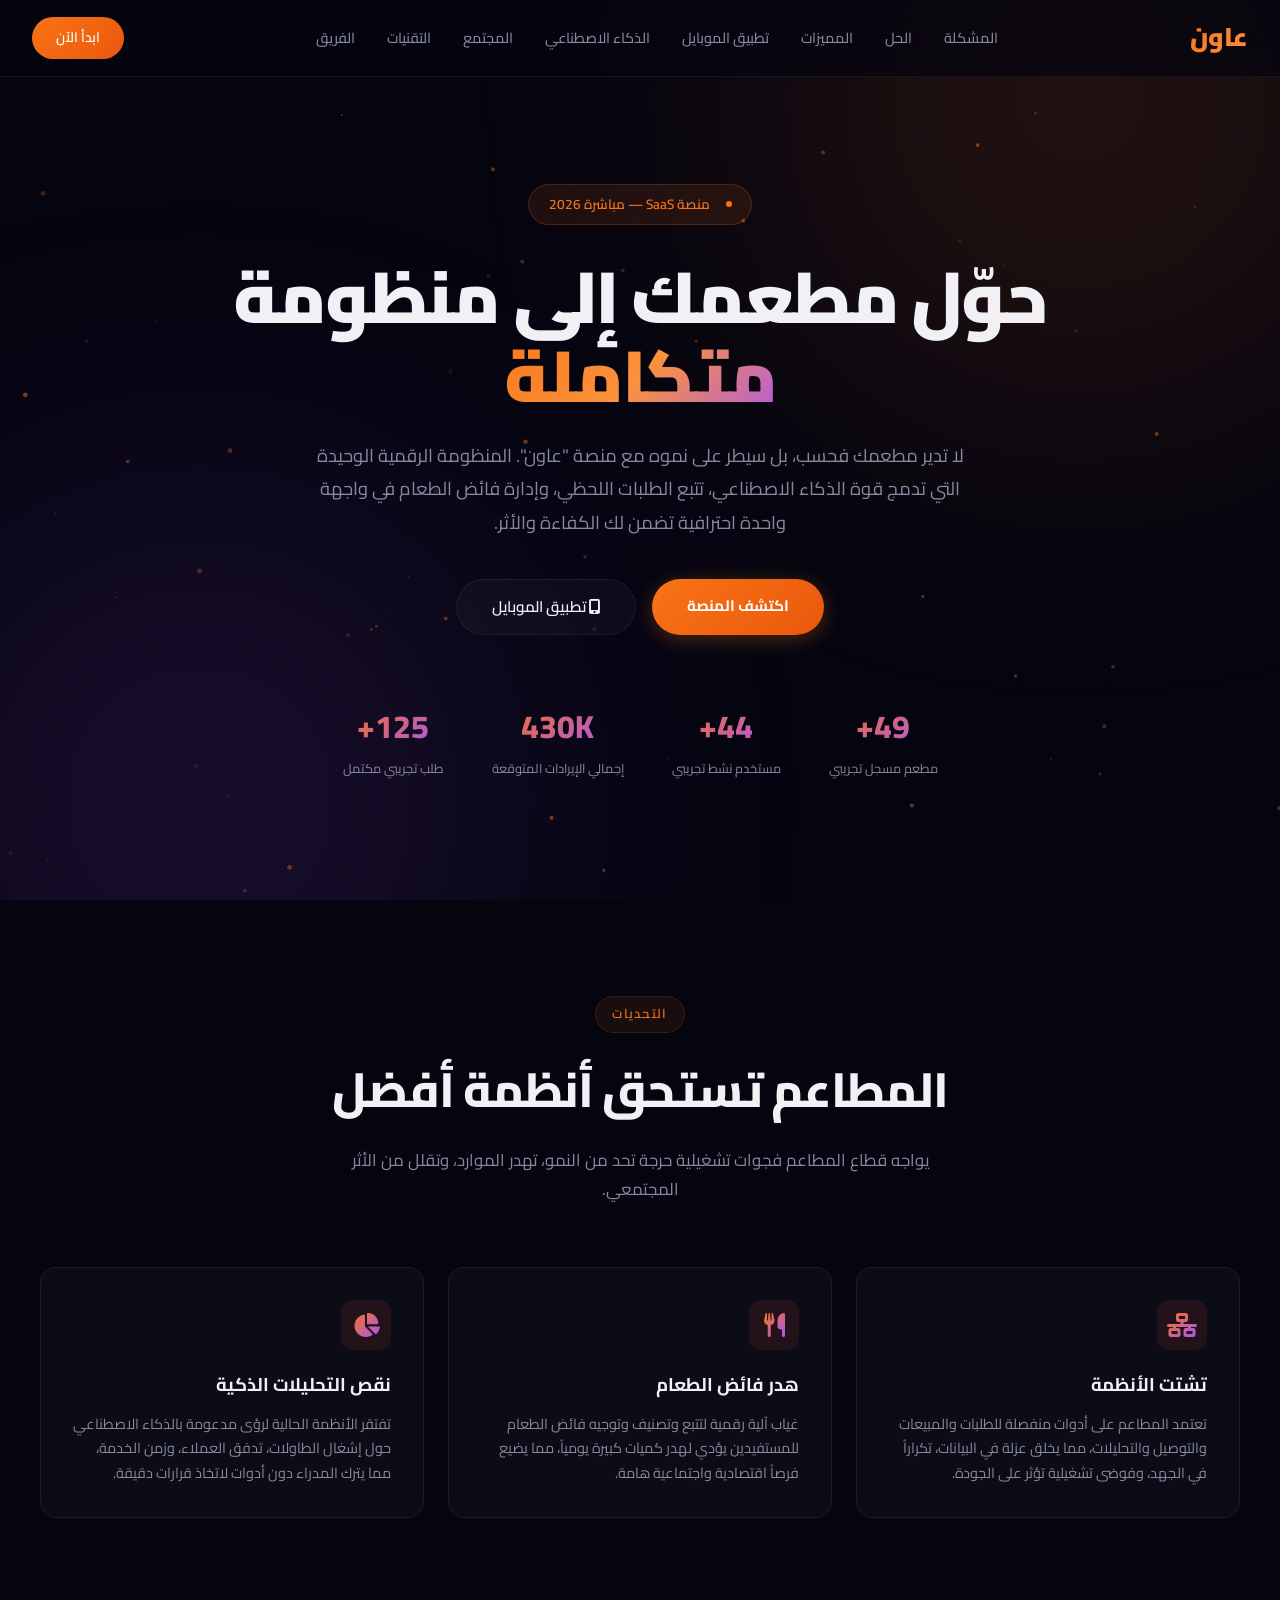
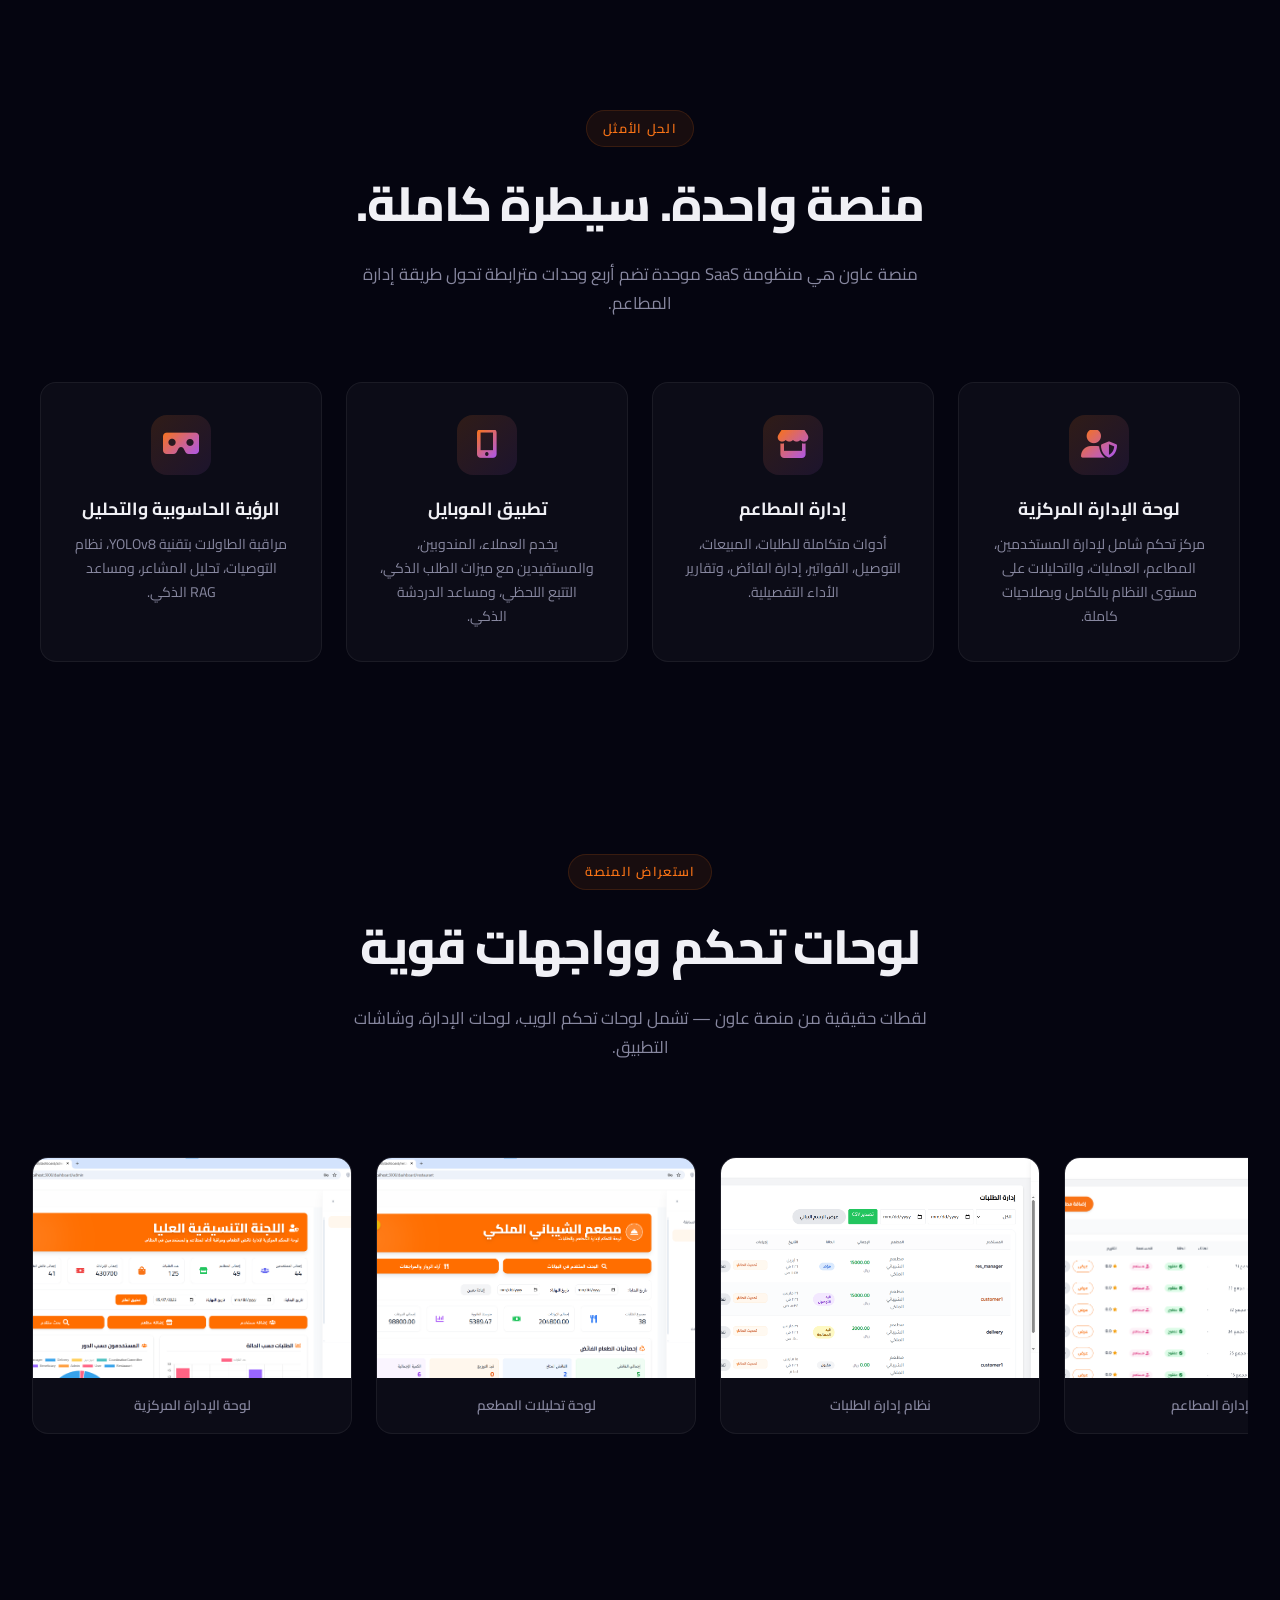
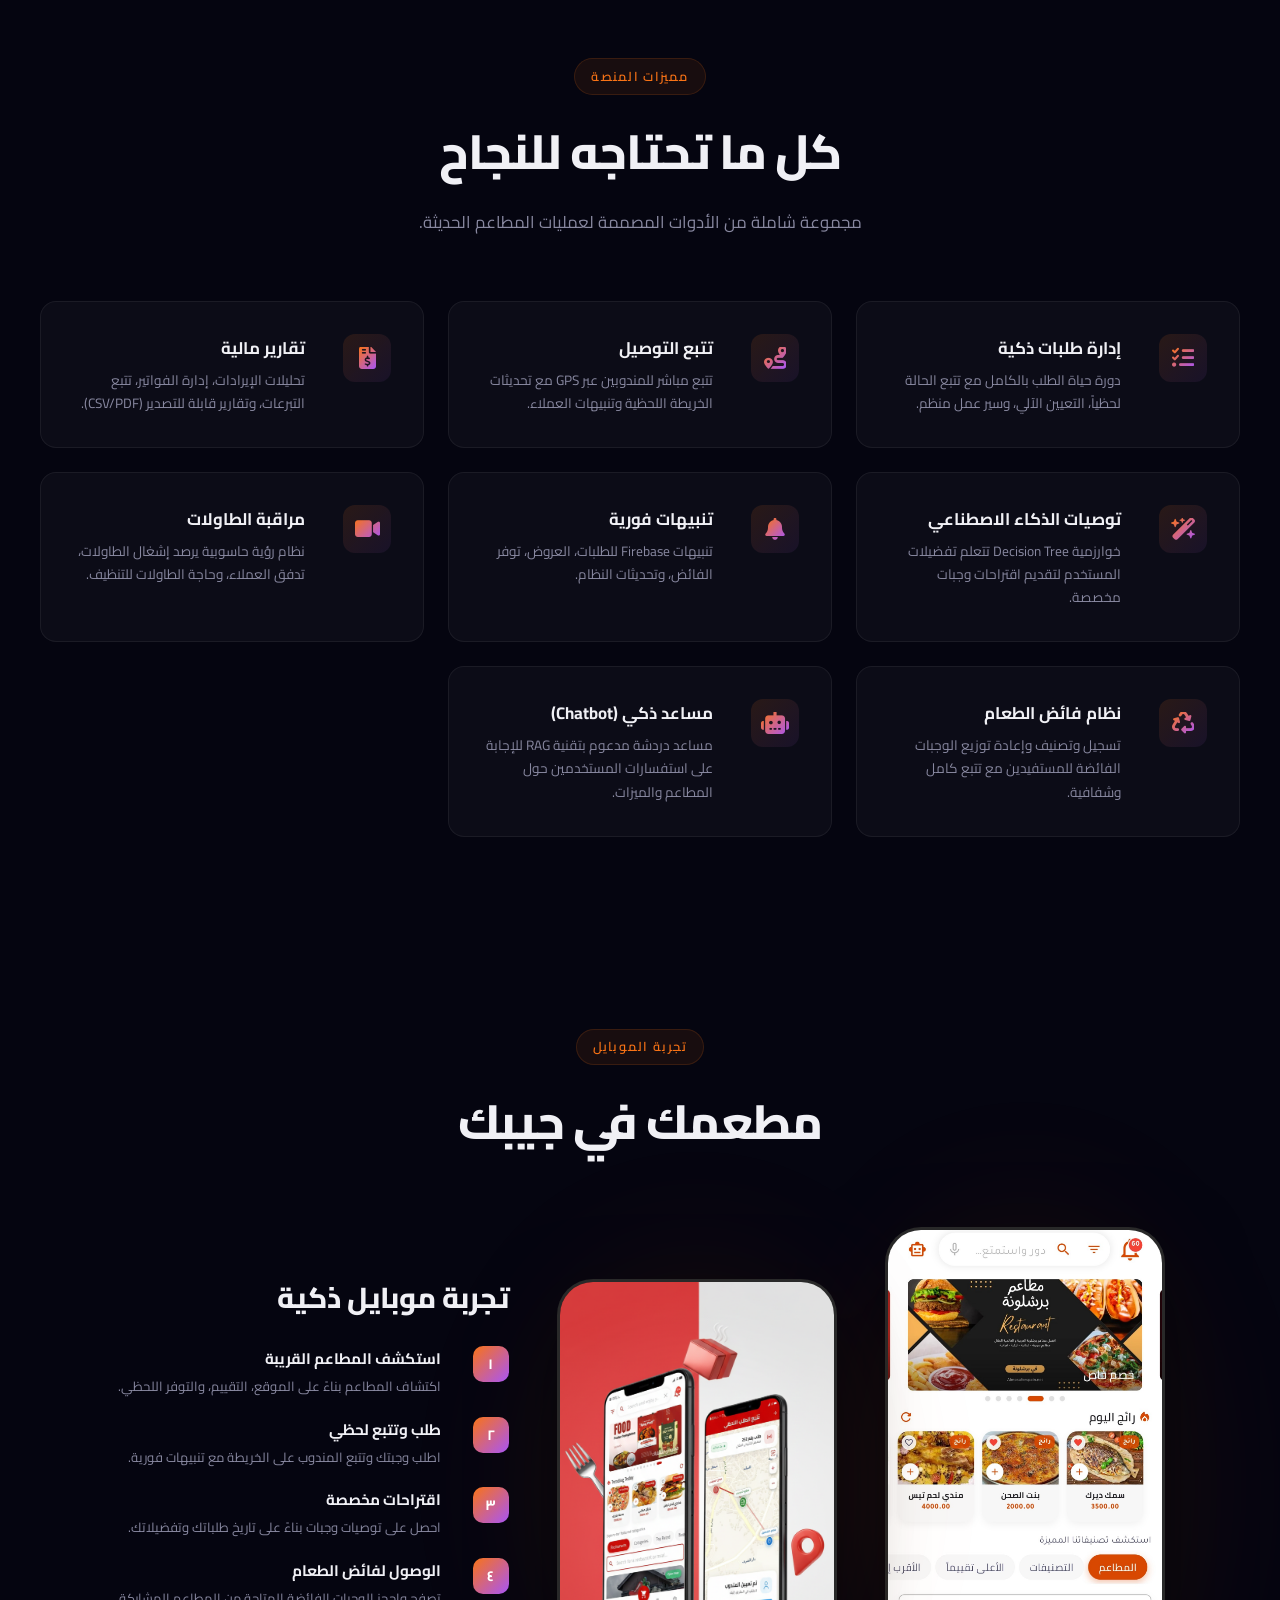
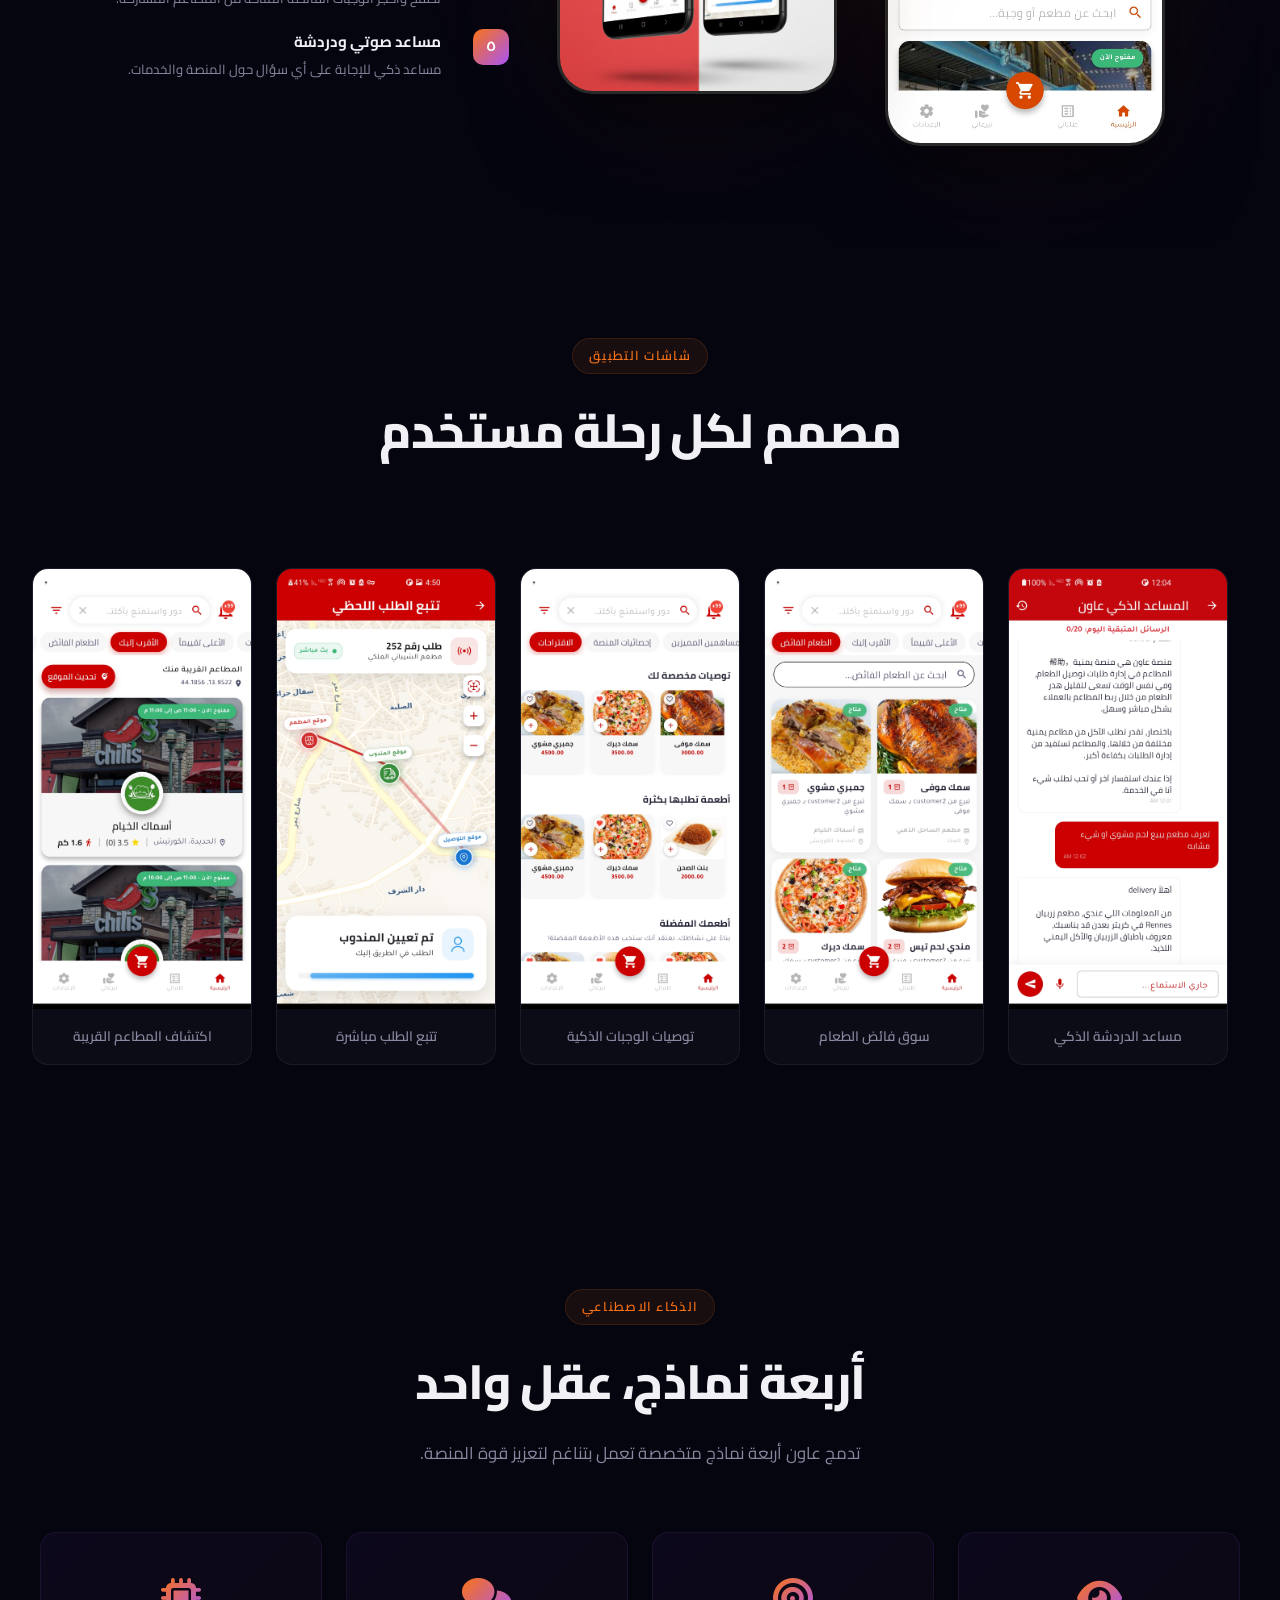
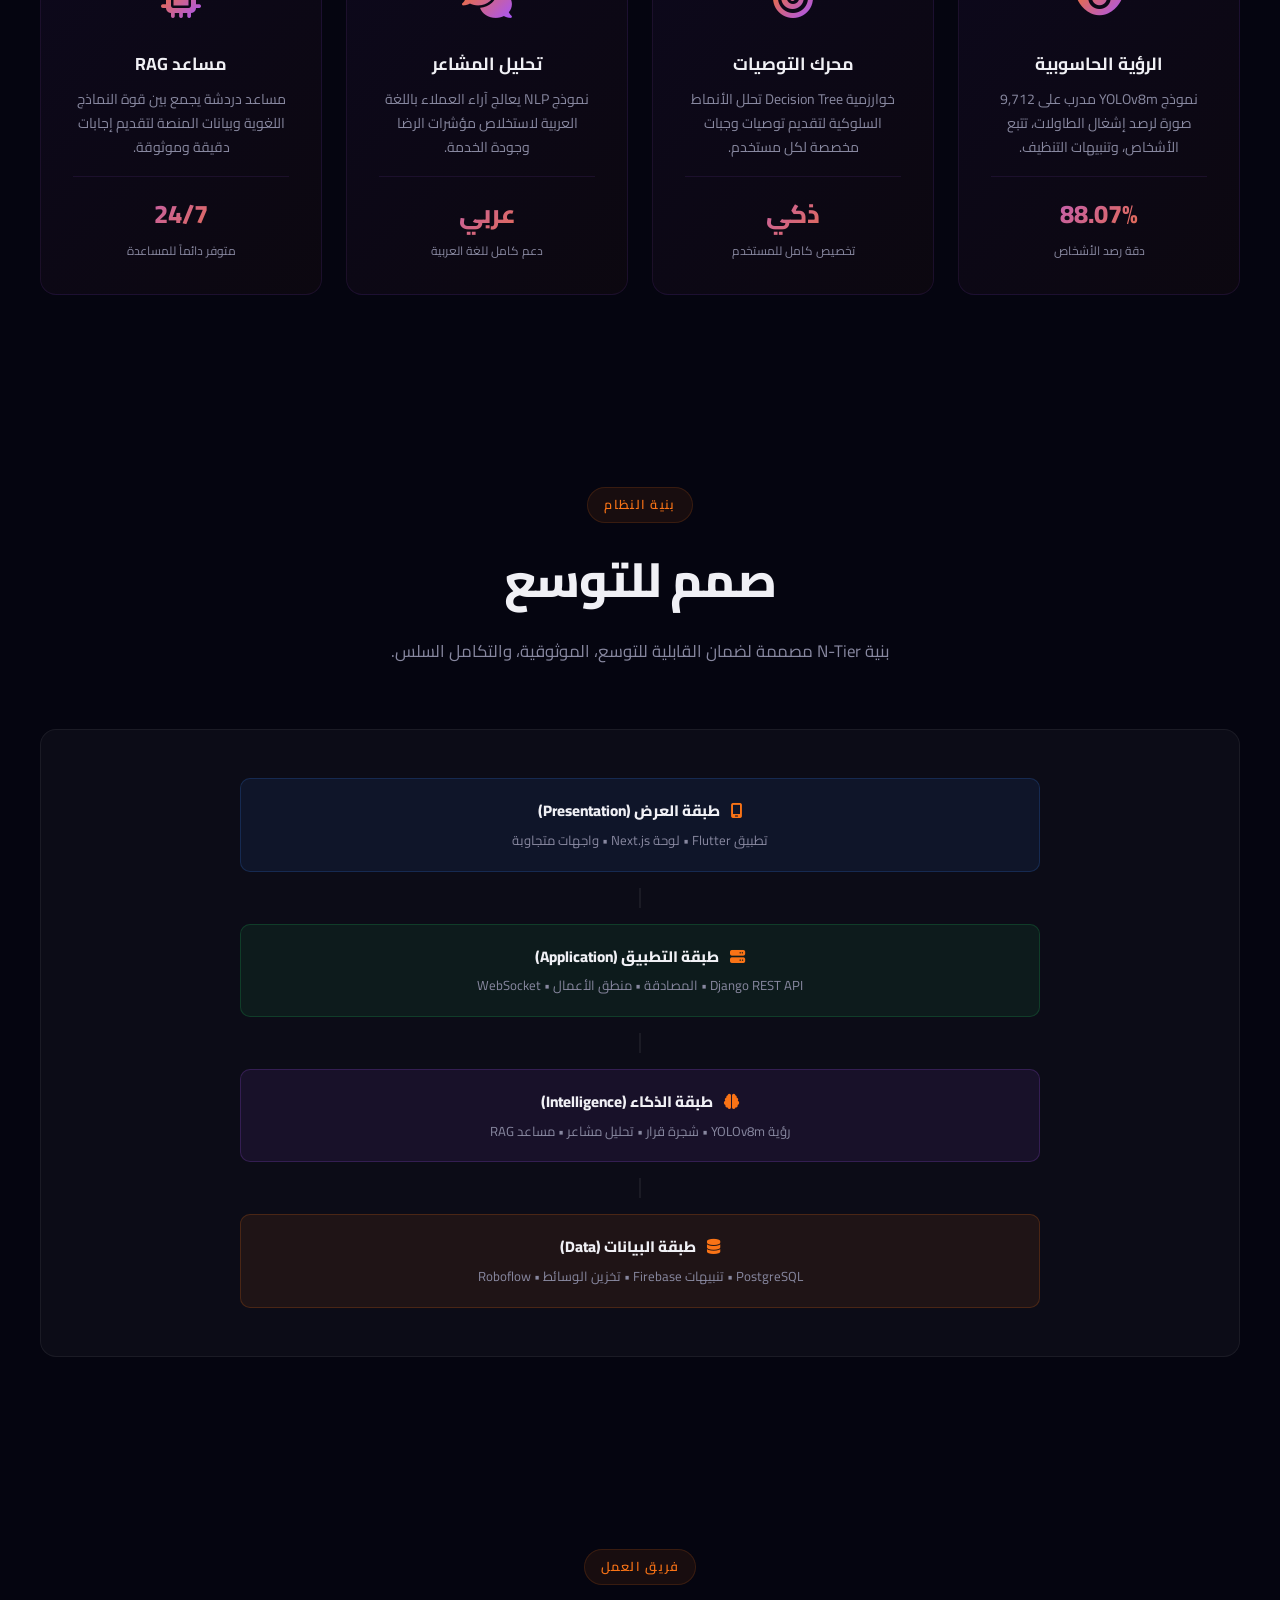
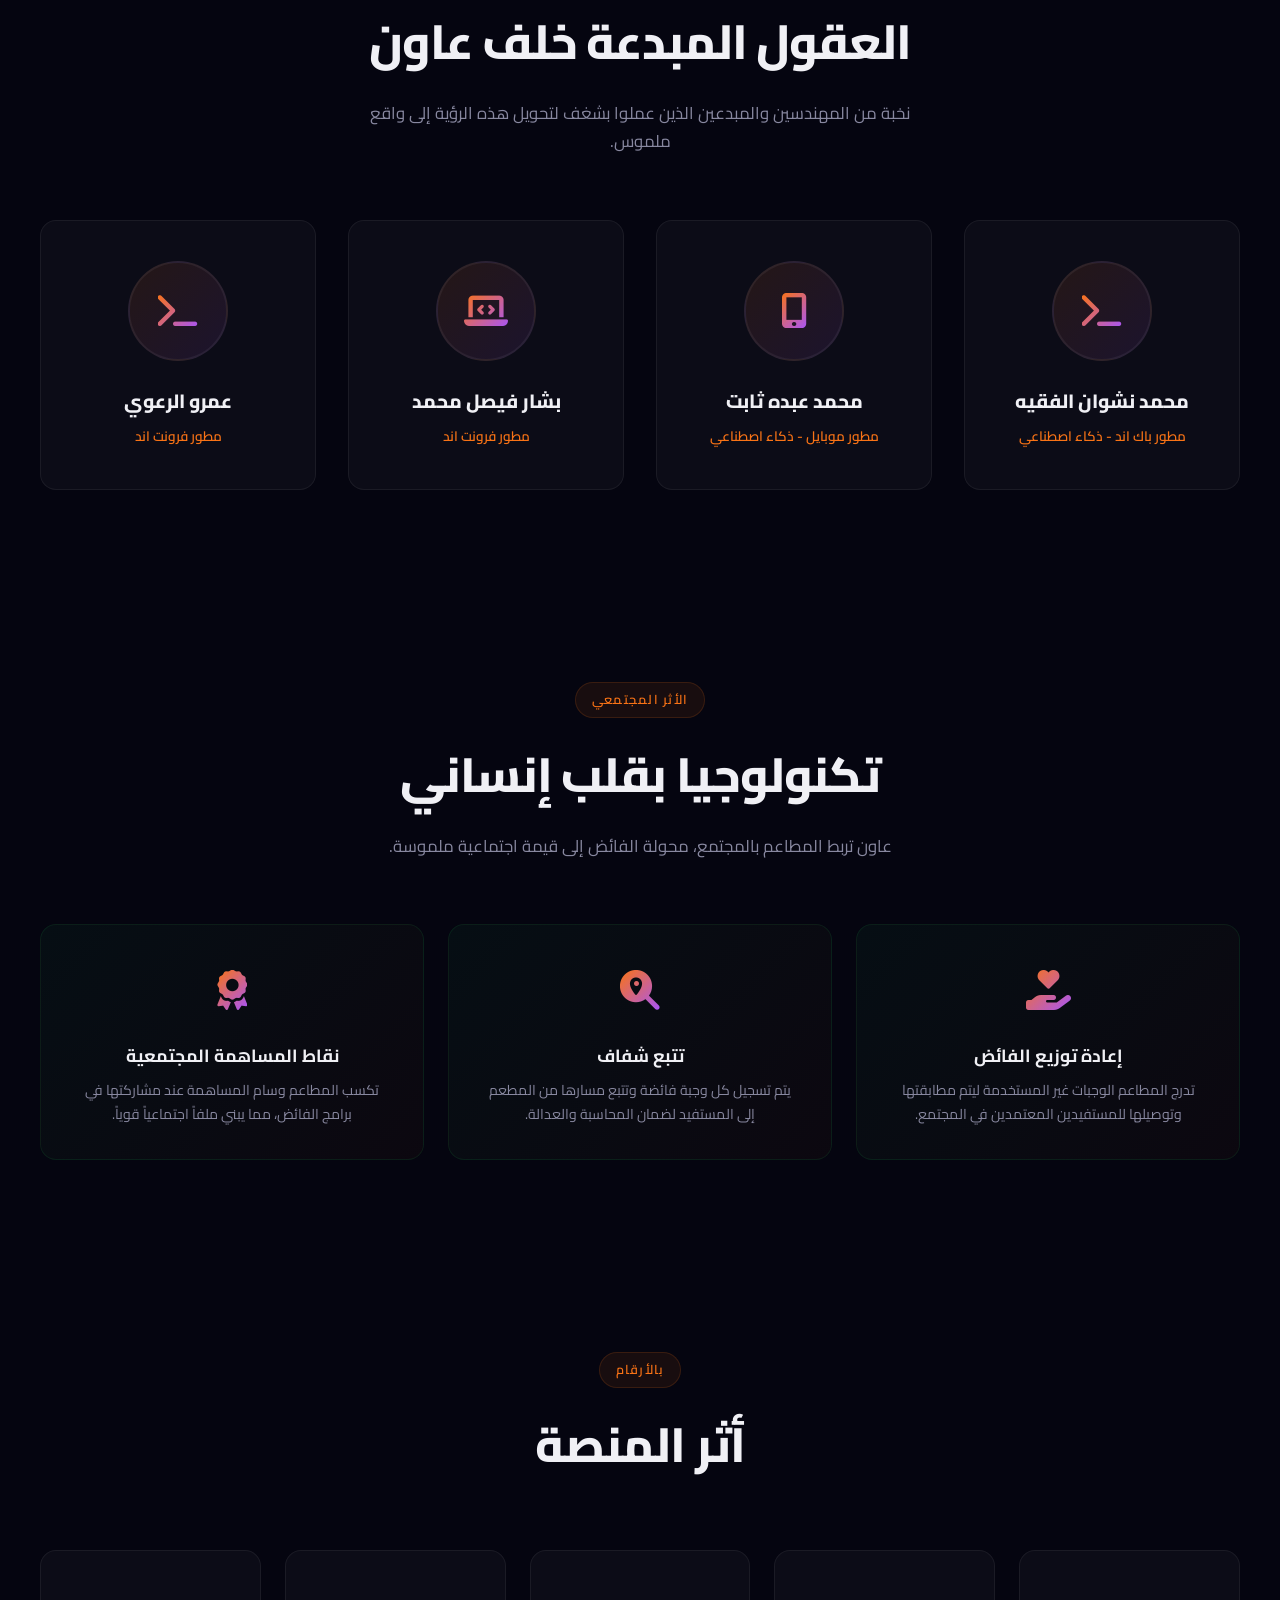
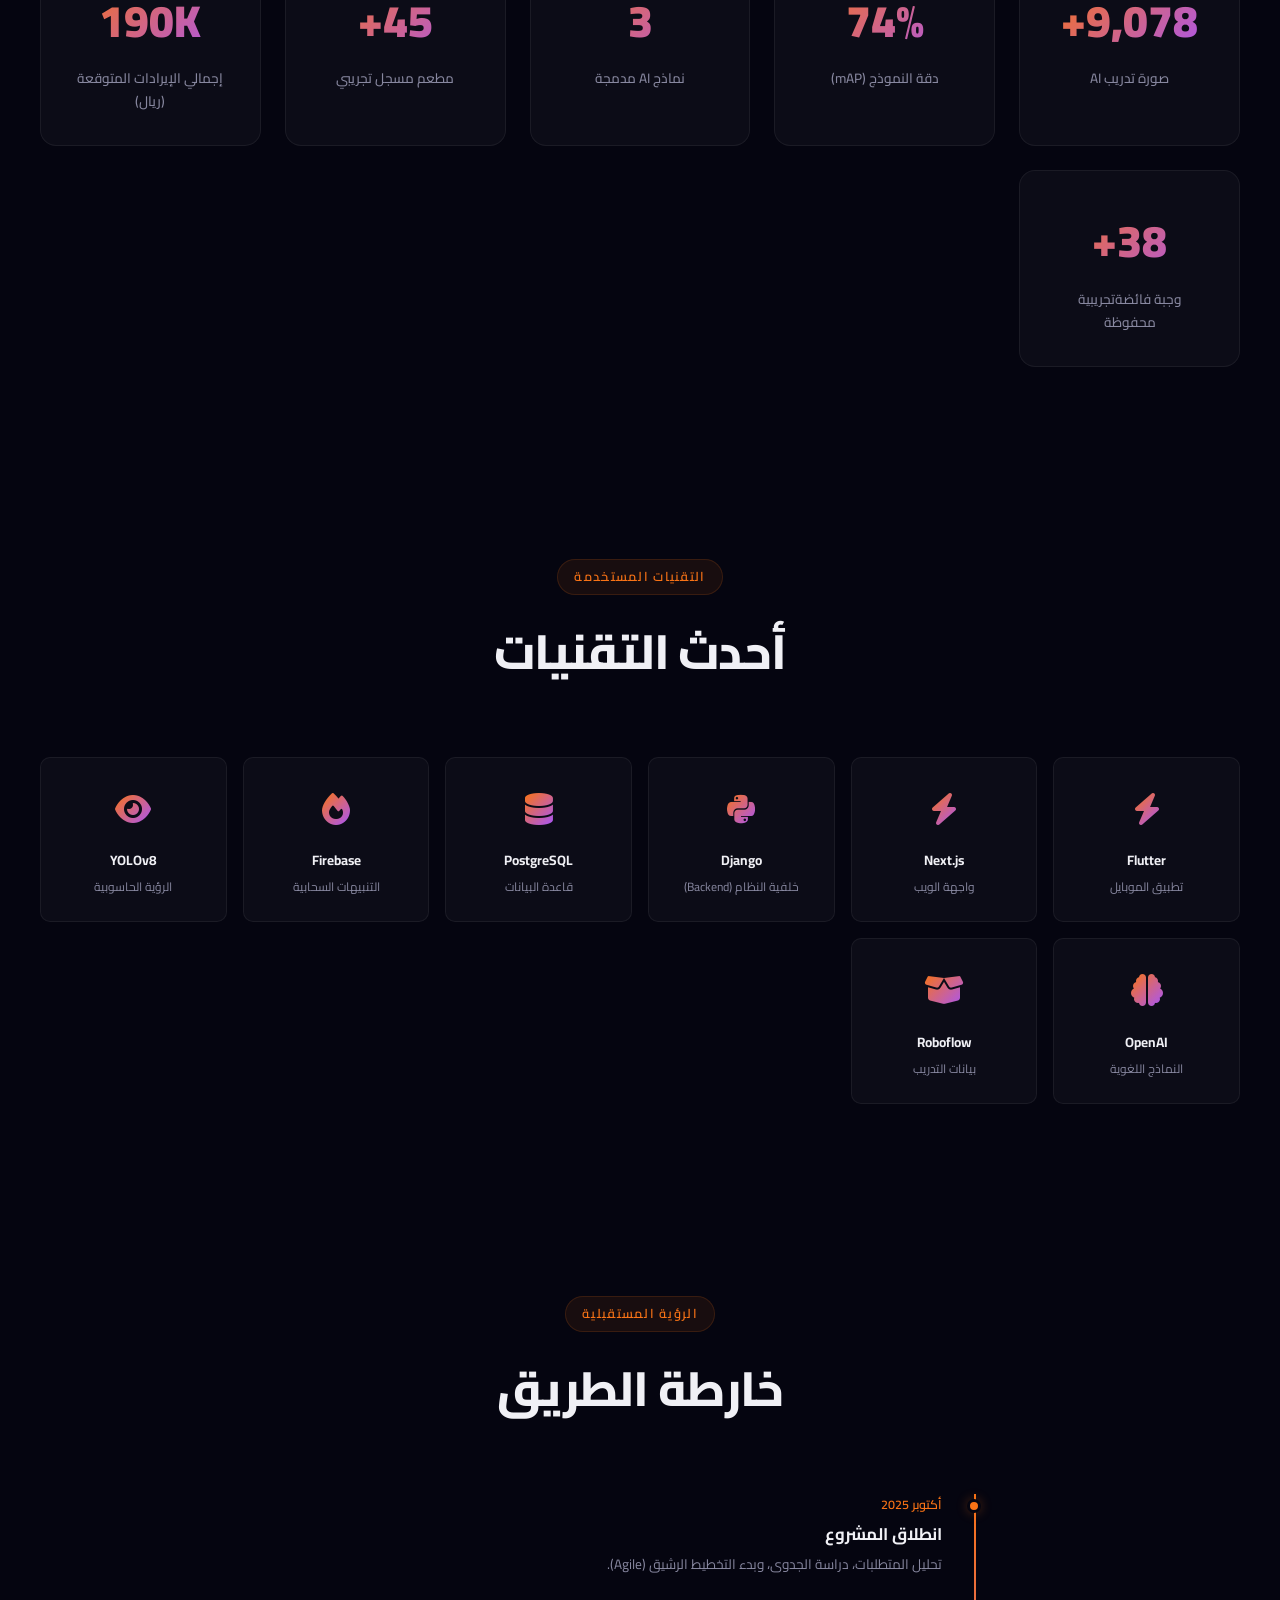
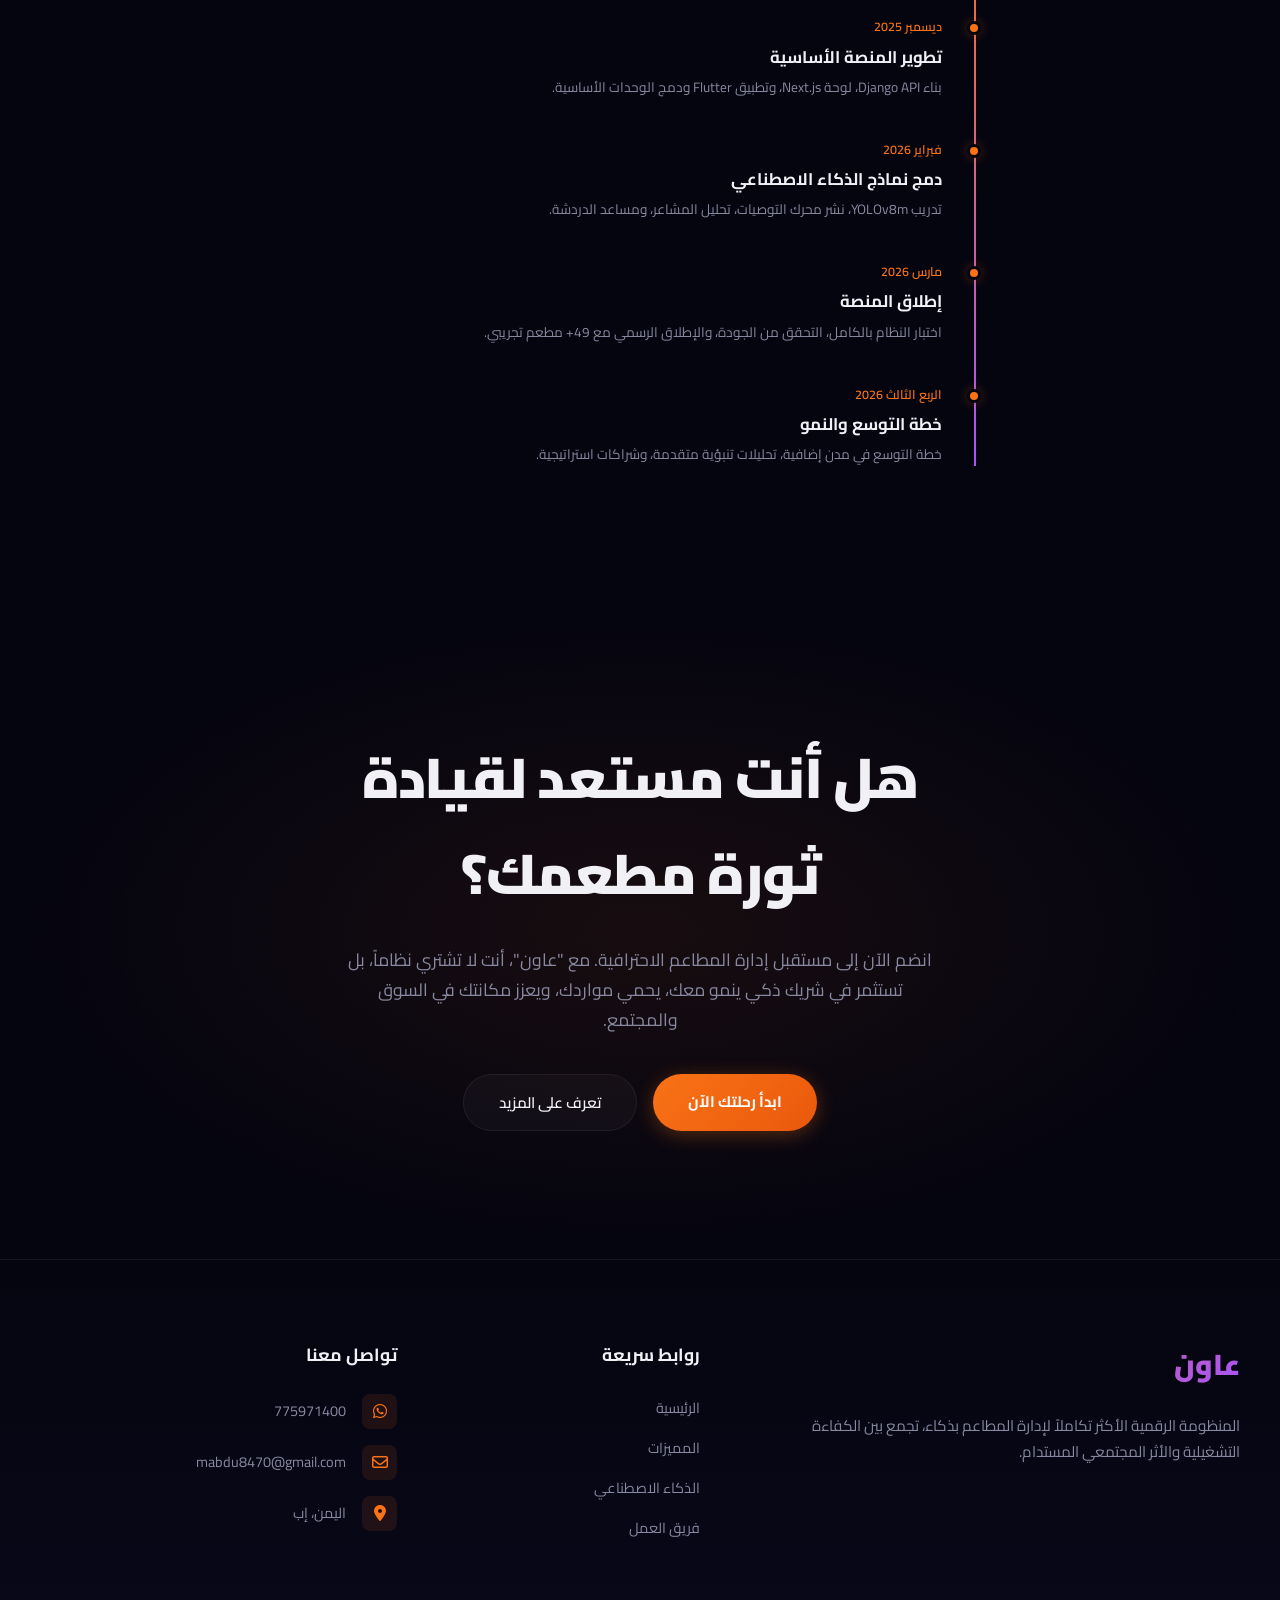
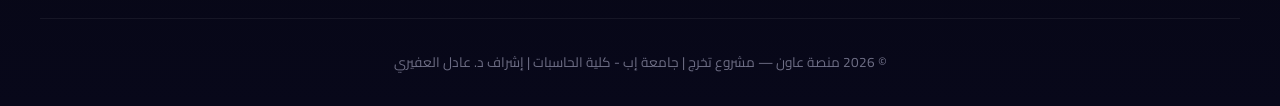
<file: index.html>
<!doctype html>
<html lang="ar" dir="rtl">

<head>
  <meta charset="UTF-8" />
  <meta name="viewport" content="width=device-width, initial-scale=1.0" />
  <title>منصة عاون — النظام الذكي المتكامل لإدارة المطاعم</title>
  <meta name="description"
    content="منصة عاون: حلول رقمية ذكية تعتمد على الذكاء الاصطناعي لتحسين كفاءة المطاعم، إدارة فائض الطعام، وتعزيز الأثر المجتمعي." />
  <link rel="stylesheet" href="fontawesome/css/all.min.css" />
  <link rel="stylesheet" href="styles.css" />
</head>

<body>
  <!-- PRELOADER -->
  <div class="preloader">
    <div class="preloader-content">
      <div class="preloader-logo-wrap">
        <div class="preloader-logo">عاون</div>
      </div>
      <div class="preloader-bar">
        <div class="preloader-progress"></div>
      </div>
      <p class="preloader-text">جاري التحضير... ثوانٍ معدودة.. لتكتشف الفرق بنفسك.</p>
    </div>
  </div>

  <!-- PARTICLES -->
  <canvas id="particles-canvas"></canvas>

  <!-- NAVBAR -->
  <nav class="navbar" id="navbar">
    <a href="#" class="nav-logo">عاون</a>
    <ul class="nav-links">
      <li><a href="#problem">المشكلة</a></li>
      <li><a href="#solution">الحل</a></li>
      <li><a href="#features">المميزات</a></li>
      <li><a href="#mobile">تطبيق الموبايل</a></li>
      <li><a href="#ai">الذكاء الاصطناعي</a></li>
      <li><a href="#community">المجتمع </a></li>
      <li><a href="#tech">التقنيات</a></li>
      <li><a href="#team">الفريق</a></li>
    </ul>
    <a href="#cta" class="nav-cta">ابدأ الآن</a>
    <button class="mobile-toggle" aria-label="Menu">
      <span></span><span></span><span></span>
    </button>
  </nav>

  <!-- ==================== HERO ==================== -->
  <section class="hero" id="hero">
    <div class="hero-glow hero-glow-1"></div>
    <div class="hero-glow hero-glow-2"></div>
    <div class="hero-content">
      <div class="hero-badge">
        <span class="dot"></span> منصة SaaS — مباشرة 2026
      </div>
      <h1>
        حوّل مطعمك إلى منظومة <br /><span class="gradient-text"><span class="typing-text">ذكية</span></span>
      </h1>
      <p>
        لا تدير مطعمك فحسب، بل سيطر على نموه مع منصة "عاون". المنظومة الرقمية الوحيدة التي تدمج قوة الذكاء الاصطناعي،
        تتبع الطلبات اللحظي، وإدارة فائض الطعام في واجهة واحدة احترافية تضمن لك الكفاءة والأثر.
      </p>
      <div class="hero-buttons">
        <a href="#features" class="btn-primary">اكتشف المنصة</a>
        <a href="#mobile" class="btn-secondary"><i class="fas fa-mobile-screen-button"></i> تطبيق الموبايل</a>
      </div>
      <div class="hero-stats">
        <div class="hero-stat">
          <div class="number" data-count="49" data-suffix="+">0</div>
          <div class="label">مطعم مسجل تجريبي</div>
        </div>
        <div class="hero-stat">
          <div class="number" data-count="44" data-suffix="+">0</div>
          <div class="label">مستخدم نشط تجريبي</div>
        </div>
        <div class="hero-stat">
          <div class="number" data-count="430" data-suffix="K">0</div>
          <div class="label">إجمالي الإيرادات المتوقعة</div>
        </div>
        <div class="hero-stat">
          <div class="number" data-count="125" data-suffix="+">0</div>
          <div class="label">طلب تجريبي مكتمل</div>
        </div>
      </div>
    </div>
  </section>

  <!-- ==================== PROBLEM ==================== -->
  <section id="problem">
    <div class="container">
      <div class="section-header reveal">
        <div class="section-tag">التحديات</div>
        <h2 class="section-title">المطاعم تستحق أنظمة أفضل</h2>
        <p class="section-desc">
          يواجه قطاع المطاعم فجوات تشغيلية حرجة تحد من النمو، تهدر الموارد،
          وتقلل من الأثر المجتمعي.
        </p>
      </div>
      <div class="problems-grid">
        <div class="problem-card reveal reveal-delay-1">
          <div class="problem-icon"><i class="fas fa-network-wired"></i></div>
          <h3>تشتت الأنظمة</h3>
          <p>
            تعتمد المطاعم على أدوات منفصلة للطلبات والمبيعات والتوصيل
            والتحليلات، مما يخلق عزلة في البيانات، تكراراً في الجهد، وفوضى
            تشغيلية تؤثر على الجودة.
          </p>
        </div>
        <div class="problem-card reveal reveal-delay-2">
          <div class="problem-icon"><i class="fas fa-utensils"></i></div>
          <h3>هدر فائض الطعام</h3>
          <p>
            غياب آلية رقمية لتتبع وتصنيف وتوجيه فائض الطعام للمستفيدين يؤدي
            لهدر كميات كبيرة يومياً، مما يضيع فرصاً اقتصادية واجتماعية هامة.
          </p>
        </div>
        <div class="problem-card reveal reveal-delay-3">
          <div class="problem-icon"><i class="fas fa-chart-pie"></i></div>
          <h3>نقص التحليلات الذكية</h3>
          <p>
            تفتقر الأنظمة الحالية لرؤى مدعومة بالذكاء الاصطناعي حول إشغال
            الطاولات، تدفق العملاء، وزمن الخدمة، مما يترك المدراء دون أدوات
            لاتخاذ قرارات دقيقة.
          </p>
        </div>
      </div>
    </div>
  </section>

  <!-- ==================== SOLUTION ==================== -->
  <section id="solution">
    <div class="container">
      <div class="section-header reveal">
        <div class="section-tag">الحل الأمثل</div>
        <h2 class="section-title">
          منصة واحدة. <span class="gradient-text">سيطرة كاملة.</span>
        </h2>
        <p class="section-desc">
          منصة عاون هي منظومة SaaS موحدة تضم أربع وحدات مترابطة تحول طريقة
          إدارة المطاعم.
        </p>
      </div>
      <div class="solution-grid">
        <div class="solution-card reveal reveal-delay-1">
          <div class="solution-icon"><i class="fas fa-user-shield"></i></div>
          <h3>لوحة الإدارة المركزية</h3>
          <p>
            مركز تحكم شامل لإدارة المستخدمين، المطاعم، العمليات، والتحليلات
            على مستوى النظام بالكامل وبصلاحيات كاملة.
          </p>
        </div>
        <div class="solution-card reveal reveal-delay-2">
          <div class="solution-icon"><i class="fas fa-store"></i></div>
          <h3>إدارة المطاعم</h3>
          <p>
            أدوات متكاملة للطلبات، المبيعات، التوصيل، الفواتير، إدارة الفائض،
            وتقارير الأداء التفصيلية.
          </p>
        </div>
        <div class="solution-card reveal reveal-delay-3">
          <div class="solution-icon"><i class="fas fa-mobile-alt"></i></div>
          <h3>تطبيق الموبايل</h3>
          <p>
            يخدم العملاء، المندوبين، والمستفيدين مع ميزات الطلب الذكي، التتبع
            اللحظي، ومساعد الدردشة الذكي.
          </p>
        </div>
        <div class="solution-card reveal reveal-delay-4">
          <div class="solution-icon"><i class="fas fa-vr-cardboard"></i></div>
          <h3>الرؤية الحاسوبية والتحليل</h3>
          <p>
            مراقبة الطاولات بتقنية YOLOv8، نظام التوصيات، تحليل المشاعر،
            ومساعد RAG الذكي.
          </p>
        </div>
      </div>
    </div>
  </section>

  <!-- ==================== DASHBOARD SHOWCASE ==================== -->
  <section class="showcase-section" id="showcase">
    <div class="container">
      <div class="section-header reveal">
        <div class="section-tag">استعراض المنصة</div>
        <h2 class="section-title">لوحات تحكم وواجهات قوية</h2>
        <p class="section-desc">
          لقطات حقيقية من منصة عاون — تشمل لوحات تحكم الويب، لوحات الإدارة،
          وشاشات التطبيق.
        </p>
      </div>
    </div>
    <div class="screenshots-container">
      <div class="screenshots-track">
        <div class="screenshot-card">
          <img src="admin_dashboard_Web.png" alt="لوحة الإدارة" loading="lazy" />
          <div class="caption">لوحة الإدارة المركزية</div>
        </div>
        <div class="screenshot-card">
          <img src="res_dashborad_Web.png" alt="لوحة المطعم" loading="lazy" />
          <div class="caption">لوحة تحليلات المطعم</div>
        </div>
        <div class="screenshot-card">
          <img src="orders_manag.png" alt="إدارة الطلبات" loading="lazy" />
          <div class="caption">نظام إدارة الطلبات</div>
        </div>
        <div class="screenshot-card">
          <img src="rest_mang_web.png" alt="إدارة المطاعم" loading="lazy" />
          <div class="caption">دليل إدارة المطاعم</div>
        </div>
        <div class="screenshot-card">
          <img src="suprlus_manag_web.png" alt="إدارة الفائض" loading="lazy" />
          <div class="caption">إدارة فائض الطعام</div>
        </div>
        <div class="screenshot-card">
          <img src="لوحة المراقبة الاساسية لمراقبة حالات الطاولات واعطاء احصائيات عن الطاولات واشغالها.png"
            alt="مراقبة الطاولات" loading="lazy" />
          <div class="caption">نظام مراقبة الطاولات الذكي</div>
        </div>
        <!-- Duplicate for infinite scroll -->
        <div class="screenshot-card">
          <img src="admin_dashboard_Web.png" alt="لوحة الإدارة" loading="lazy" />
          <div class="caption">لوحة الإدارة المركزية</div>
        </div>
        <div class="screenshot-card">
          <img src="res_dashborad_Web.png" alt="لوحة المطعم" loading="lazy" />
          <div class="caption">لوحة تحليلات المطعم</div>
        </div>
        <div class="screenshot-card">
          <img src="orders_manag.png" alt="إدارة الطلبات" loading="lazy" />
          <div class="caption">نظام إدارة الطلبات</div>
        </div>
      </div>
    </div>
  </section>

  <!-- ==================== FEATURES ==================== -->
  <section id="features">
    <div class="container">
      <div class="section-header reveal">
        <div class="section-tag">مميزات المنصة</div>
        <h2 class="section-title">
          كل ما تحتاجه <span class="gradient-text">للنجاح</span>
        </h2>
        <p class="section-desc">
          مجموعة شاملة من الأدوات المصممة لعمليات المطاعم الحديثة.
        </p>
      </div>
      <div class="features-grid">
        <div class="feature-card reveal">
          <div class="feature-icon-wrap"><i class="fas fa-list-check"></i></div>
          <div>
            <h3>إدارة طلبات ذكية</h3>
            <p>
              دورة حياة الطلب بالكامل مع تتبع الحالة لحظياً، التعيين الآلي،
              وسير عمل منظم.
            </p>
          </div>
        </div>
        <div class="feature-card reveal">
          <div class="feature-icon-wrap"><i class="fas fa-route"></i></div>
          <div>
            <h3>تتبع التوصيل</h3>
            <p>
              تتبع مباشر للمندوبين عبر GPS مع تحديثات الخريطة اللحظية وتنبيهات
              العملاء.
            </p>
          </div>
        </div>
        <div class="feature-card reveal">
          <div class="feature-icon-wrap"><i class="fas fa-file-invoice-dollar"></i></div>
          <div>
            <h3>تقارير مالية</h3>
            <p>
              تحليلات الإيرادات، إدارة الفواتير، تتبع التبرعات، وتقارير قابلة
              للتصدير (CSV/PDF).
            </p>
          </div>
        </div>
        <div class="feature-card reveal">
          <div class="feature-icon-wrap"><i class="fas fa-wand-magic-sparkles"></i></div>
          <div>
            <h3>توصيات الذكاء الاصطناعي</h3>
            <p>
              خوارزمية Decision Tree تتعلم تفضيلات المستخدم لتقديم اقتراحات
              وجبات مخصصة.
            </p>
          </div>
        </div>
        <div class="feature-card reveal">
          <div class="feature-icon-wrap"><i class="fas fa-bell"></i></div>
          <div>
            <h3>تنبيهات فورية</h3>
            <p>
              تنبيهات Firebase للطلبات، العروض، توفر الفائض، وتحديثات النظام.
            </p>
          </div>
        </div>
        <div class="feature-card reveal">
          <div class="feature-icon-wrap"><i class="fas fa-video"></i></div>
          <div>
            <h3>مراقبة الطاولات</h3>
            <p>
              نظام رؤية حاسوبية يرصد إشغال الطاولات، تدفق العملاء، وحاجة
              الطاولات للتنظيف.
            </p>
          </div>
        </div>
        <div class="feature-card reveal">
          <div class="feature-icon-wrap"><i class="fas fa-recycle"></i></div>
          <div>
            <h3>نظام فائض الطعام</h3>
            <p>
              تسجيل وتصنيف وإعادة توزيع الوجبات الفائضة للمستفيدين مع تتبع
              كامل وشفافية.
            </p>
          </div>
        </div>
        <div class="feature-card reveal">
          <div class="feature-icon-wrap"><i class="fas fa-robot"></i></div>
          <div>
            <h3>مساعد ذكي (Chatbot)</h3>
            <p>
              مساعد دردشة مدعوم بتقنية RAG للإجابة على استفسارات المستخدمين
              حول المطاعم والميزات.
            </p>
          </div>
        </div>
      </div>
    </div>
  </section>

  <!-- ==================== MOBILE APP ==================== -->
  <section id="mobile" style="overflow: hidden">
    <div class="container">
      <div class="section-header reveal">
        <div class="section-tag">تجربة الموبايل</div>
        <h2 class="section-title">
          مطعمك في <span class="gradient-text">جيبك</span>
        </h2>
      </div>
      <div class="mobile-showcase">
        <div class="phone-mockup reveal">
          <div class="phone-glow"></div>
          <div class="phone-frame">
            <img src="home_mobile.jpg" alt="تطبيق عاون" />
          </div>
        </div>
        <div class="phone-mockup reveal reveal-delay-1">
          <div class="phone-glow"></div>
          <div class="phone-frame">
            <img src="mainpage&order_mockups.png" alt="الطلب والتتبع" style="object-fit: cover; height: 100%" />
          </div>
        </div>
        <div class="mobile-features reveal reveal-delay-2">
          <h3>تجربة موبايل ذكية</h3>
          <div class="mobile-feature-item">
            <div class="mobile-feature-dot">١</div>
            <div>
              <h4>استكشف المطاعم القريبة</h4>
              <p>اكتشاف المطاعم بناءً على الموقع، التقييم، والتوفر اللحظي.</p>
            </div>
          </div>
          <div class="mobile-feature-item">
            <div class="mobile-feature-dot">٢</div>
            <div>
              <h4>طلب وتتبع لحظي</h4>
              <p>اطلب وجبتك وتتبع المندوب على الخريطة مع تنبيهات فورية.</p>
            </div>
          </div>
          <div class="mobile-feature-item">
            <div class="mobile-feature-dot">٣</div>
            <div>
              <h4>اقتراحات مخصصة</h4>
              <p>احصل على توصيات وجبات بناءً على تاريخ طلباتك وتفضيلاتك.</p>
            </div>
          </div>
          <div class="mobile-feature-item">
            <div class="mobile-feature-dot">٤</div>
            <div>
              <h4>الوصول لفائض الطعام</h4>
              <p>تصفح واحجز الوجبات الفائضة المتاحة من المطاعم المشاركة.</p>
            </div>
          </div>
          <div class="mobile-feature-item">
            <div class="mobile-feature-dot">٥</div>
            <div>
              <h4>مساعد صوتي ودردشة</h4>
              <p>مساعد ذكي للإجابة على أي سؤال حول المنصة والخدمات.</p>
            </div>
          </div>
        </div>
      </div>
    </div>
  </section>

  <!-- ==================== MOBILE SCREENS GALLERY ==================== -->
  <section class="mobile-screens-gallery">
    <div class="container">
      <div class="section-header reveal">
        <div class="section-tag">شاشات التطبيق</div>
        <h2 class="section-title">
          مصمم لكل <span class="gradient-text">رحلة مستخدم</span>
        </h2>
      </div>
    </div>
    <div class="screenshots-container">
      <div class="screenshots-track" style="animation-direction: reverse">
        <div class="screenshot-card">
          <img src="شاشة عرض المطاعم الاقرب للعميل.jpg" alt="المطاعم القريبة" />
          <div class="caption">اكتشاف المطاعم القريبة</div>
        </div>
        <div class="screenshot-card">
          <img src="شاشة تتبع الطلب للعميل.jpg" alt="تتبع الطلب" />
          <div class="caption">تتبع الطلب مباشرة</div>
        </div>
        <div class="screenshot-card">
          <img src="شاشة عرض توصيات للمستخدم ومفضلاته من الوجبات.jpg" alt="التوصيات" />
          <div class="caption">توصيات الوجبات الذكية</div>
        </div>
        <div class="screenshot-card">
          <img src="شاشة عرض الطعام الفائض.jpg" alt="فائض الطعام" />
          <div class="caption">سوق فائض الطعام</div>
        </div>
        <div class="screenshot-card">
          <img src="شاشة الشات بوت .jpg" alt="المساعد الذكي" />
          <div class="caption">مساعد الدردشة الذكي</div>
        </div>
        <!-- Duplicate -->
        <div class="screenshot-card">
          <img src="شاشة عرض المطاعم الاقرب للعميل.jpg" alt="المطاعم القريبة" />
          <div class="caption">اكتشاف المطاعم القريبة</div>
        </div>
        <div class="screenshot-card">
          <img src="شاشة تتبع الطلب للعميل.jpg" alt="تتبع الطلب" />
          <div class="caption">تتبع الطلب مباشرة</div>
        </div>
      </div>
    </div>
  </section>

  <!-- ==================== AI ENGINE ==================== -->
  <section id="ai">
    <div class="container">
      <div class="section-header reveal">
        <div class="section-tag">الذكاء الاصطناعي</div>
        <h2 class="section-title">
          أربعة نماذج، <span class="gradient-text">عقل واحد</span>
        </h2>
        <p class="section-desc">
          تدمج عاون أربعة نماذج متخصصة تعمل بتناغم لتعزيز قوة المنصة.
        </p>
      </div>
      <div class="ai-grid">
        <div class="ai-card reveal reveal-delay-1">
          <div class="ai-icon"><i class="fas fa-eye"></i></div>
          <h3>الرؤية الحاسوبية</h3>
          <p>
            نموذج YOLOv8m مدرب على 9,712 صورة لرصد إشغال الطاولات، تتبع
            الأشخاص، وتنبيهات التنظيف.
          </p>
          <div class="ai-metric">88.07%</div>
          <div style="
                font-size: 0.75rem;
                color: var(--text-secondary);
                margin-top: 0.3rem;
              ">
            دقة رصد الأشخاص
          </div>
        </div>
        <div class="ai-card reveal reveal-delay-2">
          <div class="ai-icon"><i class="fas fa-bullseye"></i></div>
          <h3>محرك التوصيات</h3>
          <p>
            خوارزمية Decision Tree تحلل الأنماط السلوكية لتقديم توصيات وجبات
            مخصصة لكل مستخدم.
          </p>
          <div class="ai-metric">ذكي</div>
          <div style="
                font-size: 0.75rem;
                color: var(--text-secondary);
                margin-top: 0.3rem;
              ">
            تخصيص كامل للمستخدم
          </div>
        </div>
        <div class="ai-card reveal reveal-delay-3">
          <div class="ai-icon"><i class="fas fa-comments"></i></div>
          <h3>تحليل المشاعر</h3>
          <p>
            نموذج NLP يعالج آراء العملاء باللغة العربية لاستخلاص مؤشرات الرضا
            وجودة الخدمة.
          </p>
          <div class="ai-metric">عربي</div>
          <div style="
                font-size: 0.75rem;
                color: var(--text-secondary);
                margin-top: 0.3rem;
              ">
            دعم كامل للغة العربية
          </div>
        </div>
        <div class="ai-card reveal reveal-delay-4">
          <div class="ai-icon"><i class="fas fa-microchip"></i></div>
          <h3>مساعد RAG</h3>
          <p>
            مساعد دردشة يجمع بين قوة النماذج اللغوية وبيانات المنصة لتقديم
            إجابات دقيقة وموثوقة.
          </p>
          <div class="ai-metric">24/7</div>
          <div style="
                font-size: 0.75rem;
                color: var(--text-secondary);
                margin-top: 0.3rem;
              ">
            متوفر دائماً للمساعدة
          </div>
        </div>
      </div>
    </div>
  </section>

  <!-- ==================== ARCHITECTURE ==================== -->
  <section id="architecture">
    <div class="container">
      <div class="section-header reveal">
        <div class="section-tag">بنية النظام</div>
        <h2 class="section-title">
          صمم <span class="gradient-text">للتوسع</span>
        </h2>
        <p class="section-desc">
          بنية N-Tier مصممة لضمان القابلية للتوسع، الموثوقية، والتكامل السلس.
        </p>
      </div>
      <div class="arch-visual reveal">
        <div class="arch-layers">
          <div class="arch-layer frontend">
            <div class="layer-title"><i class="fas fa-mobile-screen"></i> طبقة العرض (Presentation)</div>
            <div class="layer-desc">
              تطبيق Flutter • لوحة Next.js • واجهات متجاوبة
            </div>
          </div>
          <div class="arch-connector"></div>
          <div class="arch-layer backend">
            <div class="layer-title"><i class="fas fa-server"></i> طبقة التطبيق (Application)</div>
            <div class="layer-desc">
              Django REST API • المصادقة • منطق الأعمال • WebSocket
            </div>
          </div>
          <div class="arch-connector"></div>
          <div class="arch-layer ai">
            <div class="layer-title"><i class="fas fa-brain"></i> طبقة الذكاء (Intelligence)</div>
            <div class="layer-desc">
              رؤية YOLOv8m • شجرة قرار • تحليل مشاعر • مساعد RAG
            </div>
          </div>
          <div class="arch-connector"></div>
          <div class="arch-layer data">
            <div class="layer-title"><i class="fas fa-database"></i> طبقة البيانات (Data)</div>
            <div class="layer-desc">
              PostgreSQL • تنبيهات Firebase • تخزين الوسائط • Roboflow
            </div>
          </div>
        </div>
      </div>
    </div>
  </section>

  <!-- ==================== TEAM ==================== -->
  <section id="team">
    <div class="container">
      <div class="section-header reveal">
        <div class="section-tag">فريق العمل</div>
        <h2 class="section-title">العقول المبدعة <span class="gradient-text">خلف عاون</span></h2>
        <p class="section-desc">
          نخبة من المهندسين والمبدعين الذين عملوا بشغف لتحويل هذه الرؤية إلى واقع ملموس.
        </p>
      </div>
      <div class="team-grid">
        <div class="team-card reveal reveal-delay-1">
          <div class="team-img-wrap">
            <i class="fas fa-terminal team-icon"></i>
          </div>
          <h3>محمد نشوان الفقيه</h3>
          <p>مطور باك اند - ذكاء اصطناعي</p>
        </div>
        <div class="team-card reveal reveal-delay-2">
          <div class="team-img-wrap">
            <i class="fas fa-mobile-screen-button team-icon"></i>
          </div>
          <h3>محمد عبده ثابت</h3>
          <p>مطور موبايل - ذكاء اصطناعي</p>
        </div>
        <div class="team-card reveal reveal-delay-3">
          <div class="team-img-wrap">
            <i class="fas fa-laptop-code team-icon"></i>
          </div>
          <h3>بشار فيصل محمد</h3>
          <p>مطور فرونت اند</p>
        </div>
        <div class="team-card reveal reveal-delay-4">
          <div class="team-img-wrap">
            <i class="fas fa-terminal team-icon"></i>
          </div>
          <h3>عمرو الرعوي</h3>
          <p>مطور فرونت اند</p>
        </div>
      </div>
    </div>
  </section>

  <!-- ==================== COMMUNITY ==================== -->
  <section id="community">
    <div class="container">
      <div class="section-header reveal">
        <div class="section-tag">الأثر المجتمعي</div>
        <h2 class="section-title">
          تكنولوجيا <span class="gradient-text">بقلب إنساني</span>
        </h2>
        <p class="section-desc">
          عاون تربط المطاعم بالمجتمع، محولة الفائض إلى قيمة اجتماعية ملموسة.
        </p>
      </div>
      <div class="community-cards">
        <div class="community-card reveal reveal-delay-1">
          <div class="comm-icon"><i class="fas fa-hand-holding-heart"></i></div>
          <h3>إعادة توزيع الفائض</h3>
          <p>
            تدرج المطاعم الوجبات غير المستخدمة ليتم مطابقتها وتوصيلها
            للمستفيدين المعتمدين في المجتمع.
          </p>
        </div>
        <div class="community-card reveal reveal-delay-2">
          <div class="comm-icon"><i class="fas fa-magnifying-glass-location"></i></div>
          <h3>تتبع شفاف</h3>
          <p>
            يتم تسجيل كل وجبة فائضة وتتبع مسارها من المطعم إلى المستفيد لضمان
            المحاسبة والعدالة.
          </p>
        </div>
        <div class="community-card reveal reveal-delay-3">
          <div class="comm-icon"><i class="fas fa-award"></i></div>
          <h3>نقاط المساهمة المجتمعية</h3>
          <p>
            تكسب المطاعم وسام المساهمة عند مشاركتها في برامج الفائض، مما يبني
            ملفاً اجتماعياً قوياً.
          </p>
        </div>
      </div>
    </div>
  </section>

  <!-- ==================== STATS ==================== -->
  <section id="stats">
    <div class="container">
      <div class="section-header reveal">
        <div class="section-tag">بالأرقام</div>
        <h2 class="section-title">
          أثر <span class="gradient-text">المنصة</span>
        </h2>
      </div>
      <div class="stats-grid">
        <div class="stat-card reveal">
          <div class="stat-number" data-count="9712" data-suffix="+">0</div>
          <div class="stat-label">صورة تدريب AI</div>
        </div>
        <div class="stat-card reveal">
          <div class="stat-number" data-count="80" data-suffix="%">0</div>
          <div class="stat-label">دقة النموذج (mAP)</div>
        </div>
        <div class="stat-card reveal">
          <div class="stat-number" data-count="4">0</div>
          <div class="stat-label">نماذج AI مدمجة</div>
        </div>
        <div class="stat-card reveal">
          <div class="stat-number" data-count="49" data-suffix="+">0</div>
          <div class="stat-label">مطعم مسجل تجريبي</div>
        </div>
        <div class="stat-card reveal">
          <div class="stat-number" data-count="204" data-suffix="K">0</div>
          <div class="stat-label">إجمالي الإيرادات المتوقعة (ريال)</div>
        </div>
        <div class="stat-card reveal">
          <div class="stat-number" data-count="41" data-suffix="+">0</div>
          <div class="stat-label">وجبة فائضةتجريبية محفوظة</div>
        </div>
      </div>
    </div>
  </section>

  <!-- ==================== TECH STACK ==================== -->
  <section id="tech">
    <div class="container">
      <div class="section-header reveal">
        <div class="section-tag">التقنيات المستخدمة</div>
        <h2 class="section-title">
          أحدث <span class="gradient-text">التقنيات</span>
        </h2>
      </div>
      <div class="tech-grid">
        <div class="tech-item reveal">
          <div class="tech-icon"><i class="fas fa-bolt"></i></div>
          <div class="tech-name">Flutter</div>
          <div class="tech-desc">تطبيق الموبايل</div>
        </div>
        <div class="tech-item reveal">
          <div class="tech-icon"><i class="fas fa-bolt"></i></div>
          <div class="tech-name">Next.js</div>
          <div class="tech-desc">واجهة الويب</div>
        </div>
        <div class="tech-item reveal">
          <div class="tech-icon"><i class="fa-brands fa-python"></i></div>
          <div class="tech-name">Django</div>
          <div class="tech-desc">خلفية النظام (Backend)</div>
        </div>
        <div class="tech-item reveal">
          <div class="tech-icon"><i class="fas fa-database"></i></div>
          <div class="tech-name">PostgreSQL</div>
          <div class="tech-desc">قاعدة البيانات</div>
        </div>
        <div class="tech-item reveal">
          <div class="tech-icon"><i class="fas fa-fire"></i></div>
          <div class="tech-name">Firebase</div>
          <div class="tech-desc">التنبيهات السحابية</div>
        </div>
        <div class="tech-item reveal">
          <div class="tech-icon"><i class="fas fa-eye"></i></div>
          <div class="tech-name">YOLOv8</div>
          <div class="tech-desc">الرؤية الحاسوبية</div>
        </div>
        <div class="tech-item reveal">
          <div class="tech-icon"><i class="fas fa-brain"></i></div>
          <div class="tech-name">OpenAI</div>
          <div class="tech-desc">النماذج اللغوية</div>
        </div>
        <div class="tech-item reveal">
          <div class="tech-icon"><i class="fas fa-box-open"></i></div>
          <div class="tech-name">Roboflow</div>
          <div class="tech-desc">بيانات التدريب</div>
        </div>
      </div>
    </div>
  </section>

  <!-- ==================== ROADMAP ==================== -->
  <section id="roadmap">
    <div class="container">
      <div class="section-header reveal">
        <div class="section-tag">الرؤية المستقبلية</div>
        <h2 class="section-title">
          خارطة <span class="gradient-text">الطريق</span>
        </h2>
      </div>
      <div class="timeline reveal">
        <div class="timeline-item">
          <div class="timeline-dot"></div>
          <div class="timeline-date">أكتوبر 2025</div>
          <h3>انطلاق المشروع</h3>
          <p>تحليل المتطلبات، دراسة الجدوى، وبدء التخطيط الرشيق (Agile).</p>
        </div>
        <div class="timeline-item">
          <div class="timeline-dot"></div>
          <div class="timeline-date">ديسمبر 2025</div>
          <h3>تطوير المنصة الأساسية</h3>
          <p>
            بناء Django API، لوحة Next.js، وتطبيق Flutter ودمج الوحدات
            الأساسية.
          </p>
        </div>
        <div class="timeline-item">
          <div class="timeline-dot"></div>
          <div class="timeline-date">فبراير 2026</div>
          <h3>دمج نماذج الذكاء الاصطناعي</h3>
          <p>
            تدريب YOLOv8m، نشر محرك التوصيات، تحليل المشاعر، ومساعد الدردشة.
          </p>
        </div>
        <div class="timeline-item">
          <div class="timeline-dot"></div>
          <div class="timeline-date">مارس 2026</div>
          <h3>إطلاق المنصة</h3>
          <p>
            اختبار النظام بالكامل، التحقق من الجودة، والإطلاق الرسمي مع 49+
            مطعم تجريبي.
          </p>
        </div>
        <div class="timeline-item">
          <div class="timeline-dot"></div>
          <div class="timeline-date">الربع الثالث 2026</div>
          <h3>خطة التوسع والنمو</h3>
          <p>
            خطة التوسع في مدن إضافية، تحليلات تنبؤية متقدمة، وشراكات
            استراتيجية.
          </p>
        </div>
      </div>
    </div>
  </section>

  <!-- ==================== CTA ==================== -->
  <section class="cta-section" id="cta">
    <h2 class="reveal">
      هل أنت مستعد لقيادة <br /><span class="gradient-text">ثورة مطعمك؟</span>
    </h2>
    <p class="reveal">
      انضم الآن إلى مستقبل إدارة المطاعم الاحترافية. مع "عاون"، أنت لا تشتري نظاماً، بل تستثمر في شريك ذكي ينمو معك،
      يحمي مواردك، ويعزز مكانتك في السوق والمجتمع.
    </p>
    <div class="hero-buttons reveal">
      <a href="#hero" class="btn-primary">ابدأ رحلتك الآن</a>
      <a href="#features" class="btn-secondary">تعرف على المزيد</a>
    </div>
  </section>

  <!-- FOOTER -->
  <footer class="footer">
    <div class="container">
      <div class="footer-grid">
        <div class="footer-info">
          <div class="footer-brand">عاون </div>
          <p>
            المنظومة الرقمية الأكثر تكاملاً لإدارة المطاعم بذكاء، تجمع بين الكفاءة التشغيلية والأثر المجتمعي المستدام.
          </p>

        </div>

        <div class="footer-links">
          <h4>روابط سريعة</h4>
          <ul>
            <li><a href="#hero">الرئيسية</a></li>
            <li><a href="#features">المميزات</a></li>
            <li><a href="#ai">الذكاء الاصطناعي</a></li>
            <li><a href="#team">فريق العمل</a></li>
          </ul>
        </div>

        <div class="footer-contact-box">
          <h4>تواصل معنا</h4>
          <div class="footer-contact-items">
            <a href="https://wa.me/967775971400" target="_blank" class="footer-contact-item">
              <i class="fab fa-whatsapp"></i>
              <span>775971400</span>
            </a>
            <a href="mailto:mabdu8470@gmail.com" class="footer-contact-item">
              <i class="far fa-envelope"></i>
              <span>mabdu8470@gmail.com</span>
            </a>
            <div class="footer-contact-item">
              <i class="fas fa-location-dot"></i>
              <span>اليمن، إب</span>
            </div>
          </div>
        </div>
      </div>

      <div class="footer-bottom">
        <p>© 2026 منصة عاون — مشروع تخرج | جامعة إب - كلية الحاسبات | إشراف د. عادل العفيري</p>
      </div>
    </div>
  </footer>

  <!-- LIGHTBOX MODAL -->
  <div id="lightbox" class="lightbox">
    <span class="lightbox-close">&times;</span>
    <img class="lightbox-content" id="lightbox-img">
    <div id="lightbox-caption" class="lightbox-caption"></div>
  </div>

  <script src="script.js"></script>
</body>

</html>
</file>
<file: styles.css>
/* ============================================
   AAWN PLATFORM — PREMIUM DEMO STYLES
   ============================================ */
@import url('https://fonts.googleapis.com/css2?family=Inter:wght@300;400;500;600;700;800;900&family=Cairo:wght@300;400;500;600;700;800;900&display=swap');

:root {
  --bg-primary: #050510;
  --bg-secondary: #0a0a1a;
  --bg-card: rgba(255, 255, 255, 0.03);
  --border: rgba(255, 255, 255, 0.06);
  --text-primary: #f0f0f5;
  --text-secondary: #8888a0;
  --accent: #f97316;
  --accent-light: #fb923c;
  --accent-glow: rgba(249, 115, 22, 0.3);
  --purple: #a855f7;
  --blue: #3b82f6;
  --green: #22c55e;
  --red: #ef4444;
  --radius: 16px;
  --radius-sm: 10px;
}

*,
*::before,
*::after {
  margin: 0;
  padding: 0;
  box-sizing: border-box;
}

html {
  scroll-behavior: smooth;
  overflow-x: hidden;
}

body {
  font-family: 'Cairo', 'Inter', sans-serif;
  background: var(--bg-primary);
  color: var(--text-primary);
  overflow-x: hidden;
  line-height: 1.7;
  direction: rtl;
}

/* RTL Specific Overrides */
[dir="rtl"] .hero-badge .dot {
  margin-left: 0.5rem;
  margin-right: 0;
}

[dir="rtl"] .feature-card,
[dir="rtl"] .mobile-feature-item {
  text-align: right;
}

[dir="rtl"] .timeline {
  padding-left: 0;
  padding-right: 3rem;
}

[dir="rtl"] .timeline::before {
  left: auto;
  right: 14px;
}

[dir="rtl"] .timeline-dot {
  left: auto;
  right: -2.45rem;
}

[dir="rtl"] .mobile-feature-dot {
  margin-left: 1rem;
  margin-right: 0;
}

[dir="rtl"] .feature-icon-wrap {
  margin-left: 1.2rem;
  margin-right: 0;
}

/* Scrollbar */
::-webkit-scrollbar {
  width: 6px;
}

::-webkit-scrollbar-track {
  background: var(--bg-primary);
}

::-webkit-scrollbar-thumb {
  background: var(--accent);
  border-radius: 3px;
}

/* ============ PRELOADER ============ */
.preloader {
  position: fixed;
  inset: 0;
  z-index: 9999;
  background: var(--bg-primary);
  display: flex;
  align-items: center;
  justify-content: center;
  transition: opacity 0.6s, visibility 0.6s;
}

.preloader.hidden {
  opacity: 0;
  visibility: hidden;
}

.preloader-content {
  text-align: center;
}

.preloader-logo {
  font-size: 3.5rem;
  font-weight: 900;
  background: linear-gradient(135deg, var(--accent), var(--purple));
  -webkit-background-clip: text;
  -webkit-text-fill-color: transparent;
  margin-bottom: 1.5rem;
  animation: pulse-scale 1.5s infinite;
}

.preloader-bar {
  width: 240px;
  height: 4px;
  background: rgba(255, 255, 255, 0.05);
  border-radius: 100px;
  margin: 0 auto 1rem;
  overflow: hidden;
  border: 1px solid var(--border);
}

.preloader-progress {
  height: 100%;
  width: 0;
  background: linear-gradient(90deg, var(--accent), var(--purple));
  animation: preloader-load 3s ease-in-out forwards;
}

.preloader-text {
  font-size: 0.9rem;
  color: var(--text-secondary);
  font-weight: 500;
  opacity: 0;
  animation: fade-in 0.5s 0.2s forwards;
}

@keyframes preloader-load {
  0% {
    width: 0;
  }

  100% {
    width: 100%;
  }
}

@keyframes fade-in {
  to {
    opacity: 1;
  }
}

@keyframes pulse-scale {

  0%,
  100% {
    transform: scale(1);
    opacity: 1;
  }

  50% {
    transform: scale(1.05);
    opacity: 0.8;
  }
}

/* ============ PARTICLE BG ============ */
#particles-canvas {
  position: fixed;
  inset: 0;
  z-index: 0;
  pointer-events: none;
}

/* ============ NAVIGATION ============ */
.navbar {
  position: fixed;
  top: 0;
  left: 0;
  right: 0;
  z-index: 1000;
  padding: 1rem 2rem;
  backdrop-filter: blur(20px);
  background: rgba(5, 5, 16, 0.7);
  border-bottom: 1px solid var(--border);
  transition: all 0.3s;
  display: flex;
  align-items: center;
  justify-content: space-between;
}

.navbar.scrolled {
  padding: 0.7rem 2rem;
  background: rgba(5, 5, 16, 0.95);
}

.nav-logo {
  font-size: 1.6rem;
  font-weight: 900;
  background: linear-gradient(135deg, var(--accent), var(--accent-light));
  -webkit-background-clip: text;
  -webkit-text-fill-color: transparent;
  text-decoration: none;
}

.nav-links {
  display: flex;
  gap: 2rem;
  list-style: none;
}

.nav-links a {
  color: var(--text-secondary);
  text-decoration: none;
  font-size: 0.9rem;
  font-weight: 500;
  transition: color 0.3s;
}

.nav-links a:hover {
  color: var(--accent);
}

.nav-cta {
  padding: 0.6rem 1.5rem;
  border-radius: 100px;
  background: linear-gradient(135deg, var(--accent), #ea580c);
  color: #fff;
  font-weight: 600;
  font-size: 0.85rem;
  border: none;
  cursor: pointer;
  transition: transform 0.3s, box-shadow 0.3s;
  text-decoration: none;
}

.nav-cta:hover {
  transform: translateY(-2px);
  box-shadow: 0 8px 30px var(--accent-glow);
}

.mobile-toggle {
  display: none;
  background: none;
  border: none;
  cursor: pointer;
  flex-direction: column;
  gap: 5px;
}

.mobile-toggle span {
  width: 24px;
  height: 2px;
  background: var(--text-primary);
  transition: 0.3s;
}

/* ============ HERO ============ */
.hero {
  min-height: 100vh;
  display: flex;
  align-items: center;
  justify-content: center;
  position: relative;
  overflow: hidden;
  padding: 8rem 2rem 4rem;
}

.hero-glow {
  position: absolute;
  width: 600px;
  height: 600px;
  border-radius: 50%;
  filter: blur(150px);
  opacity: 0.15;
  pointer-events: none;
}

.hero-glow-1 {
  top: -200px;
  right: -100px;
  background: var(--accent);
}

.hero-glow-2 {
  bottom: -200px;
  left: -100px;
  background: var(--purple);
}

.hero-content {
  text-align: center;
  position: relative;
  z-index: 2;
  max-width: 900px;
}

.hero-badge {
  display: inline-flex;
  align-items: center;
  gap: 0.5rem;
  padding: 0.5rem 1.2rem;
  border-radius: 100px;
  background: rgba(249, 115, 22, 0.1);
  border: 1px solid rgba(249, 115, 22, 0.2);
  color: var(--accent);
  font-size: 0.85rem;
  font-weight: 600;
  margin-bottom: 2rem;
}

.hero-badge .dot {
  width: 6px;
  height: 6px;
  border-radius: 50%;
  background: var(--accent);
  animation: blink 1.5s infinite;
}

@keyframes blink {

  0%,
  100% {
    opacity: 1;
  }

  50% {
    opacity: 0.3;
  }
}

.hero h1 {
  font-size: clamp(2.5rem, 6vw, 4.5rem);
  font-weight: 900;
  line-height: 1.1;
  margin-bottom: 1.5rem;
  letter-spacing: -0.03em;
}

.hero h1 .gradient-text {
  background: linear-gradient(135deg, var(--accent), var(--accent-light), var(--purple));
  -webkit-background-clip: text;
  -webkit-text-fill-color: transparent;
}

.hero p {
  font-size: 1.15rem;
  color: var(--text-secondary);
  max-width: 650px;
  margin: 0 auto 2.5rem;
  line-height: 1.8;
}

.hero-buttons {
  display: flex;
  gap: 1rem;
  justify-content: center;
  flex-wrap: wrap;
}

.btn-primary {
  padding: 0.9rem 2.2rem;
  border-radius: 100px;
  background: linear-gradient(135deg, var(--accent), #ea580c);
  color: #fff;
  font-weight: 700;
  font-size: 0.95rem;
  border: none;
  cursor: pointer;
  text-decoration: none;
  transition: all 0.3s;
  box-shadow: 0 4px 20px var(--accent-glow);
}

.btn-primary:hover {
  transform: translateY(-3px);
  box-shadow: 0 8px 40px var(--accent-glow);
}

.btn-secondary {
  padding: 0.9rem 2.2rem;
  border-radius: 100px;
  background: var(--bg-card);
  border: 1px solid var(--border);
  color: var(--text-primary);
  font-weight: 600;
  font-size: 0.95rem;
  cursor: pointer;
  text-decoration: none;
  transition: all 0.3s;
}

.btn-secondary:hover {
  border-color: var(--accent);
  color: var(--accent);
}

.hero-stats {
  display: flex;
  justify-content: center;
  gap: 3rem;
  margin-top: 4rem;
  flex-wrap: wrap;
}

.hero-stat {
  text-align: center;
}

.hero-stat .number {
  font-size: 2rem;
  font-weight: 800;
  background: linear-gradient(135deg, var(--accent), var(--purple));
  -webkit-background-clip: text;
  -webkit-text-fill-color: transparent;
}

.hero-stat .label {
  font-size: 0.8rem;
  color: var(--text-secondary);
  margin-top: 0.3rem;
}

/* ============ SECTIONS BASE ============ */
section {
  padding: 6rem 2rem;
  position: relative;
}

.container {
  max-width: 1200px;
  margin: 0 auto;
}

.section-header {
  text-align: center;
  margin-bottom: 4rem;
}

.section-tag {
  display: inline-block;
  padding: 0.4rem 1rem;
  border-radius: 100px;
  background: rgba(249, 115, 22, 0.08);
  border: 1px solid rgba(249, 115, 22, 0.15);
  color: var(--accent);
  font-size: 0.8rem;
  font-weight: 600;
  text-transform: uppercase;
  letter-spacing: 0.1em;
  margin-bottom: 1rem;
}

.section-title {
  font-size: clamp(2rem, 4vw, 3rem);
  font-weight: 800;
  letter-spacing: -0.02em;
  margin-bottom: 1rem;
}

.section-desc {
  color: var(--text-secondary);
  font-size: 1.05rem;
  max-width: 600px;
  margin: 0 auto;
}

/* ============ PROBLEM ============ */
.problems-grid {
  display: grid;
  grid-template-columns: repeat(auto-fit, minmax(320px, 1fr));
  gap: 1.5rem;
}

.problem-card {
  background: var(--bg-card);
  border: 1px solid var(--border);
  border-radius: var(--radius);
  padding: 2rem;
  transition: all 0.4s;
  position: relative;
  overflow: hidden;
}

.problem-card::before {
  content: '';
  position: absolute;
  top: 0;
  left: 0;
  right: 0;
  height: 3px;
  background: linear-gradient(90deg, var(--red), var(--accent));
  opacity: 0;
  transition: opacity 0.3s;
}

.problem-card:hover::before {
  opacity: 1;
}

.problem-card:hover {
  border-color: rgba(239, 68, 68, 0.2);
  transform: translateY(-4px);
  box-shadow: 0 20px 60px rgba(0, 0, 0, 0.3);
}

.problem-icon {
  width: 50px;
  height: 50px;
  border-radius: 12px;
  background: rgba(239, 68, 68, 0.1);
  display: flex;
  align-items: center;
  justify-content: center;
  font-size: 1.4rem;
  margin-bottom: 1.2rem;
}

.problem-card h3 {
  font-size: 1.15rem;
  font-weight: 700;
  margin-bottom: 0.7rem;
}

.problem-card p {
  color: var(--text-secondary);
  font-size: 0.9rem;
}

/* ============ SOLUTION ============ */
.solution-grid {
  display: grid;
  grid-template-columns: repeat(auto-fit, minmax(280px, 1fr));
  gap: 1.5rem;
}

.solution-card {
  background: var(--bg-card);
  border: 1px solid var(--border);
  border-radius: var(--radius);
  padding: 2rem;
  transition: all 0.4s;
  text-align: center;
}

.solution-card:hover {
  border-color: rgba(249, 115, 22, 0.3);
  transform: translateY(-6px);
  box-shadow: 0 20px 60px rgba(249, 115, 22, 0.08);
}

.solution-icon {
  width: 60px;
  height: 60px;
  border-radius: 16px;
  background: linear-gradient(135deg, rgba(249, 115, 22, 0.15), rgba(168, 85, 247, 0.1));
  display: flex;
  align-items: center;
  justify-content: center;
  font-size: 1.5rem;
  margin: 0 auto 1.2rem;
}

.solution-card h3 {
  font-size: 1.1rem;
  font-weight: 700;
  margin-bottom: 0.6rem;
}

.solution-card p {
  color: var(--text-secondary);
  font-size: 0.88rem;
}

/* ============ FEATURES ============ */
.features-grid {
  display: grid;
  grid-template-columns: repeat(auto-fit, minmax(350px, 1fr));
  gap: 1.5rem;
}

.feature-card {
  background: var(--bg-card);
  border: 1px solid var(--border);
  border-radius: var(--radius);
  padding: 2rem;
  transition: all 0.4s;
  display: flex;
  gap: 1.2rem;
  align-items: flex-start;
}

.feature-card:hover {
  border-color: rgba(249, 115, 22, 0.2);
  transform: translateY(-3px);
  box-shadow: 0 15px 50px rgba(0, 0, 0, 0.2);
}

.feature-icon-wrap {
  width: 48px;
  height: 48px;
  min-width: 48px;
  border-radius: 12px;
  display: flex;
  align-items: center;
  justify-content: center;
  font-size: 1.3rem;
  background: linear-gradient(135deg, rgba(249, 115, 22, 0.12), rgba(168, 85, 247, 0.08));
}

.feature-card h3 {
  font-size: 1.05rem;
  font-weight: 700;
  margin-bottom: 0.4rem;
}

.feature-card p {
  color: var(--text-secondary);
  font-size: 0.85rem;
}

/* ============ SCREENSHOTS / SHOWCASE ============ */
.showcase-section {
  overflow: hidden;
}

.screenshots-container {
  position: relative;
  overflow: hidden;
  padding: 2rem 0;
  direction: ltr;
  /* Ensure animation direction is consistent */
}

.screenshots-track {
  display: flex;
  gap: 1.5rem;
  animation: scroll-x 40s linear infinite;
  width: max-content;
}

@keyframes scroll-x {
  0% {
    transform: translateX(0);
  }

  100% {
    transform: translateX(-50%);
  }
}

.screenshot-card {
  width: 320px;
  min-width: 320px;
  border-radius: var(--radius);
  overflow: hidden;
  border: 1px solid var(--border);
  background: var(--bg-card);
  transition: all 0.4s;
}

.screenshot-card:hover {
  transform: scale(1.03);
  border-color: var(--accent);
  box-shadow: 0 20px 60px rgba(249, 115, 22, 0.1);
}

.screenshot-card img {
  width: 100%;
  height: 220px;
  object-fit: cover;
  object-position: top;
  display: block;
}

.screenshot-card .caption {
  padding: 1rem;
  text-align: center;
  font-size: 0.85rem;
  font-weight: 600;
  color: var(--text-secondary);
}

/* Specific for Mobile App Screens Section */
.mobile-screens-gallery .screenshot-card {
  width: 220px;
  min-width: 220px;
}

.mobile-screens-gallery .screenshot-card img {
  height: 440px;
  /* Full phone screen aspect ratio */
  object-fit: cover;
}

/* ============ TEAM SECTION ============ */
.team-grid {
  display: grid;
  grid-template-columns: repeat(auto-fit, minmax(240px, 1fr));
  gap: 2rem;
  margin-top: 2rem;
}

.team-card {
  background: var(--bg-card);
  border: 1px solid var(--border);
  border-radius: var(--radius);
  padding: 2.5rem 2rem;
  text-align: center;
  transition: all 0.4s;
}

.team-card:hover {
  border-color: var(--accent);
  transform: translateY(-8px);
  box-shadow: 0 20px 60px rgba(0, 0, 0, 0.4);
}

.team-img-wrap {
  width: 100px;
  height: 100px;
  margin: 0 auto 1.5rem;
  border-radius: 50%;
  background: linear-gradient(135deg, rgba(249, 115, 22, 0.1), rgba(168, 85, 247, 0.1));
  display: flex;
  align-items: center;
  justify-content: center;
  border: 2px solid var(--border);
  transition: all 0.3s;
}

.problem-icon i,
.solution-icon i,
.feature-icon-wrap i,
.ai-card .ai-icon i,
.community-card .comm-icon i,
.tech-icon i,
.team-icon {
  background: linear-gradient(135deg, var(--accent), var(--purple));
  -webkit-background-clip: text;
  -webkit-text-fill-color: transparent;
  background-clip: text;
  color: var(--accent);
  /* Fallback */
}

.arch-layer i {
  margin-left: 0.5rem;
  color: var(--accent);
}

.problem-icon i {
  font-size: 1.5rem;
}

.solution-icon i {
  font-size: 1.8rem;
}

.feature-icon-wrap i {
  font-size: 1.4rem;
}

.ai-card .ai-icon i {
  font-size: 2.5rem;
  margin-bottom: 0.5rem;
}

.community-card .comm-icon i {
  font-size: 2.5rem;
  margin-bottom: 0.5rem;
}

.team-icon {
  font-size: 2.2rem;
}


.team-card:hover .team-img-wrap {
  border-color: var(--accent);
  transform: scale(1.1) rotate(5deg);
}

.team-card:hover .team-icon {
  animation: pulse-icon 1s infinite;
}

@keyframes pulse-icon {
  0% {
    transform: scale(1);
  }

  50% {
    transform: scale(1.1);
  }

  100% {
    transform: scale(1);
  }
}

.team-card h3 {
  font-size: 1.2rem;
  font-weight: 800;
  margin-bottom: 0.5rem;
  color: var(--text-primary);
}

.team-card p {
  font-size: 0.85rem;
  color: var(--accent);
  font-weight: 600;
}

/* ============ LIGHTBOX ============ */
.lightbox {
  display: none;
  position: fixed;
  z-index: 10000;
  inset: 0;
  background: rgba(5, 5, 16, 0.95);
  backdrop-filter: blur(10px);
  align-items: center;
  justify-content: center;
  flex-direction: column;
  padding: 2rem;
}

.lightbox.active {
  display: flex;
}

.lightbox-close {
  position: absolute;
  top: 20px;
  right: 30px;
  color: #fff;
  font-size: 40px;
  font-weight: bold;
  cursor: pointer;
  transition: 0.3s;
}

.lightbox-close:hover {
  color: var(--accent);
}

.lightbox-content {
  max-width: 90%;
  max-height: 80vh;
  border-radius: 12px;
  box-shadow: 0 0 50px rgba(0, 0, 0, 0.5);
  transform: scale(0.8);
  transition: transform 0.3s;
}

.lightbox.active .lightbox-content {
  transform: scale(1);
}

.lightbox-caption {
  margin-top: 1.5rem;
  color: #fff;
  font-weight: 600;
  text-align: center;
}

/* ============ MOBILE APP SHOWCASE ============ */
.mobile-showcase {
  display: flex;
  align-items: center;
  justify-content: center;
  gap: 3rem;
  flex-wrap: wrap;
}

.phone-mockup {
  position: relative;
  width: 280px;
}

.phone-frame {
  width: 100%;
  border-radius: 36px;
  border: 3px solid rgba(255, 255, 255, 0.1);
  overflow: hidden;
  box-shadow: 0 30px 80px rgba(0, 0, 0, 0.5);
  background: #111;
}

.phone-frame img {
  width: 100%;
  display: block;
}

.phone-glow {
  position: absolute;
  inset: -20px;
  border-radius: 50%;
  background: var(--accent);
  filter: blur(80px);
  opacity: 0.08;
  z-index: -1;
}

.mobile-features {
  max-width: 450px;
}

.mobile-features h3 {
  font-size: 1.8rem;
  font-weight: 800;
  margin-bottom: 1.5rem;
}

.mobile-feature-item {
  display: flex;
  gap: 1rem;
  margin-bottom: 1.2rem;
  align-items: flex-start;
}

.mobile-feature-dot {
  width: 36px;
  height: 36px;
  min-width: 36px;
  border-radius: 10px;
  background: linear-gradient(135deg, var(--accent), var(--purple));
  display: flex;
  align-items: center;
  justify-content: center;
  font-size: 0.9rem;
  color: #fff;
  font-weight: 700;
}

.mobile-feature-item h4 {
  font-size: 0.95rem;
  font-weight: 700;
  margin-bottom: 0.2rem;
}

.mobile-feature-item p {
  font-size: 0.82rem;
  color: var(--text-secondary);
}

/* ============ AI SECTION ============ */
.ai-grid {
  display: grid;
  grid-template-columns: repeat(auto-fit, minmax(280px, 1fr));
  gap: 1.5rem;
}

.ai-card {
  background: linear-gradient(135deg, rgba(168, 85, 247, 0.05), rgba(249, 115, 22, 0.03));
  border: 1px solid rgba(168, 85, 247, 0.1);
  border-radius: var(--radius);
  padding: 2rem;
  transition: all 0.4s;
  text-align: center;
}

.ai-card:hover {
  border-color: rgba(168, 85, 247, 0.3);
  transform: translateY(-5px);
  box-shadow: 0 20px 60px rgba(168, 85, 247, 0.08);
}

.ai-card .ai-icon {
  font-size: 2.5rem;
  margin-bottom: 1rem;
}

.ai-card h3 {
  font-size: 1.1rem;
  font-weight: 700;
  margin-bottom: 0.6rem;
}

.ai-card p {
  color: var(--text-secondary);
  font-size: 0.88rem;
}

.ai-card .ai-metric {
  margin-top: 1rem;
  padding-top: 1rem;
  border-top: 1px solid rgba(168, 85, 247, 0.1);
  font-size: 1.6rem;
  font-weight: 800;
  background: linear-gradient(135deg, var(--purple), var(--accent));
  -webkit-background-clip: text;
  -webkit-text-fill-color: transparent;
}

/* ============ COMMUNITY ============ */
.community-cards {
  display: grid;
  grid-template-columns: repeat(auto-fit, minmax(300px, 1fr));
  gap: 1.5rem;
}

.community-card {
  background: linear-gradient(135deg, rgba(34, 197, 94, 0.05), rgba(249, 115, 22, 0.03));
  border: 1px solid rgba(34, 197, 94, 0.1);
  border-radius: var(--radius);
  padding: 2rem;
  transition: all 0.4s;
  text-align: center;
}

.community-card:hover {
  border-color: rgba(34, 197, 94, 0.3);
  transform: translateY(-4px);
}

.community-card .comm-icon {
  font-size: 2.5rem;
  margin-bottom: 1rem;
}

.community-card h3 {
  font-size: 1.1rem;
  font-weight: 700;
  margin-bottom: 0.5rem;
}

.community-card p {
  color: var(--text-secondary);
  font-size: 0.88rem;
}

/* ============ STATS ============ */
.stats-grid {
  display: grid;
  grid-template-columns: repeat(auto-fit, minmax(200px, 1fr));
  gap: 1.5rem;
}

.stat-card {
  background: var(--bg-card);
  border: 1px solid var(--border);
  border-radius: var(--radius);
  padding: 2rem;
  text-align: center;
  transition: all 0.4s;
}

.stat-card:hover {
  border-color: var(--accent);
  transform: translateY(-4px);
  box-shadow: 0 15px 50px rgba(249, 115, 22, 0.08);
}

.stat-number {
  font-size: 2.8rem;
  font-weight: 900;
  background: linear-gradient(135deg, var(--accent), var(--purple));
  -webkit-background-clip: text;
  -webkit-text-fill-color: transparent;
}

.stat-label {
  font-size: 0.85rem;
  color: var(--text-secondary);
  margin-top: 0.5rem;
  font-weight: 500;
}

/* ============ TECH STACK ============ */
.tech-grid {
  display: grid;
  grid-template-columns: repeat(auto-fit, minmax(160px, 1fr));
  gap: 1rem;
}

.tech-item {
  background: var(--bg-card);
  border: 1px solid var(--border);
  border-radius: var(--radius-sm);
  padding: 1.5rem;
  text-align: center;
  transition: all 0.3s;
}

.tech-item:hover {
  border-color: var(--accent);
  transform: translateY(-3px);
}

.tech-item .tech-icon {
  font-size: 2rem;
  margin-bottom: 0.8rem;
}

.tech-item .tech-name {
  font-size: 0.85rem;
  font-weight: 700;
}

.tech-item .tech-desc {
  font-size: 0.75rem;
  color: var(--text-secondary);
  margin-top: 0.3rem;
}

/* ============ ARCHITECTURE ============ */
.arch-visual {
  background: var(--bg-card);
  border: 1px solid var(--border);
  border-radius: var(--radius);
  padding: 3rem;
  text-align: center;
}

.arch-layers {
  display: flex;
  flex-direction: column;
  gap: 1rem;
  max-width: 800px;
  margin: 0 auto;
}

.arch-layer {
  padding: 1.2rem 2rem;
  border-radius: var(--radius-sm);
  border: 1px solid var(--border);
  font-weight: 600;
  font-size: 0.95rem;
  transition: all 0.3s;
  position: relative;
  overflow: hidden;
}

.arch-layer:hover {
  transform: scale(1.02);
}

.arch-layer::before {
  content: '';
  position: absolute;
  inset: 0;
  opacity: 0.08;
}

.arch-layer.frontend {
  background: rgba(59, 130, 246, 0.08);
  border-color: rgba(59, 130, 246, 0.2);
}

.arch-layer.backend {
  background: rgba(34, 197, 94, 0.08);
  border-color: rgba(34, 197, 94, 0.2);
}

.arch-layer.ai {
  background: rgba(168, 85, 247, 0.08);
  border-color: rgba(168, 85, 247, 0.2);
}

.arch-layer.data {
  background: rgba(249, 115, 22, 0.08);
  border-color: rgba(249, 115, 22, 0.2);
}

.arch-layer .layer-title {
  font-weight: 800;
  margin-bottom: 0.3rem;
}

.arch-layer .layer-desc {
  font-size: 0.82rem;
  color: var(--text-secondary);
  font-weight: 400;
}

.arch-connector {
  width: 2px;
  height: 20px;
  background: var(--border);
  margin: 0 auto;
}

/* ============ TIMELINE ============ */
.timeline {
  position: relative;
  max-width: 700px;
  margin: 0 auto;
  padding-left: 3rem;
}

.timeline::before {
  content: '';
  position: absolute;
  left: 14px;
  top: 0;
  bottom: 0;
  width: 2px;
  background: linear-gradient(180deg, var(--accent), var(--purple));
}

.timeline-item {
  position: relative;
  margin-bottom: 2.5rem;
}

.timeline-dot {
  position: absolute;
  left: -2.45rem;
  top: 0.3rem;
  width: 14px;
  height: 14px;
  border-radius: 50%;
  background: var(--accent);
  border: 3px solid var(--bg-primary);
  box-shadow: 0 0 12px var(--accent-glow);
}

.timeline-item h3 {
  font-size: 1.05rem;
  font-weight: 700;
  margin-bottom: 0.3rem;
}

.timeline-item .timeline-date {
  font-size: 0.78rem;
  color: var(--accent);
  font-weight: 600;
  margin-bottom: 0.3rem;
}

.timeline-item p {
  font-size: 0.85rem;
  color: var(--text-secondary);
}

/* ============ CTA SECTION ============ */
.cta-section {
  text-align: center;
  padding: 8rem 2rem;
  position: relative;
  overflow: hidden;
}

.cta-section::before {
  content: '';
  position: absolute;
  inset: 0;
  background: radial-gradient(ellipse at center, rgba(249, 115, 22, 0.08), transparent 70%);
}

.cta-section h2 {
  font-size: clamp(2rem, 5vw, 3.5rem);
  font-weight: 900;
  margin-bottom: 1.5rem;
  letter-spacing: -0.02em;
  position: relative;
}

.cta-section p {
  color: var(--text-secondary);
  font-size: 1.1rem;
  max-width: 600px;
  margin: 0 auto 2.5rem;
  position: relative;
}

/* ============ FOOTER REDESIGN ============ */
.footer {
  padding: 5rem 2rem 2rem;
  background: linear-gradient(to bottom, var(--bg-primary), #08081a);
  border-top: 1px solid var(--border);
}

.footer-grid {
  display: grid;
  grid-template-columns: 2fr 1fr 1.5fr;
  gap: 4rem;
  margin-bottom: 4rem;
}

.footer-brand {
  font-size: 1.8rem;
  font-weight: 900;
  background: linear-gradient(135deg, var(--accent), var(--purple));
  -webkit-background-clip: text;
  -webkit-text-fill-color: transparent;
  margin-bottom: 1.5rem;
  display: block;
}

.footer-info p {
  color: var(--text-secondary);
  line-height: 1.7;
  font-size: 0.95rem;
  margin-bottom: 1.5rem;
}

.footer-social {
  display: flex;
  gap: 1rem;
}

.footer-social a {
  width: 40px;
  height: 40px;
  border-radius: 50%;
  background: var(--bg-card);
  border: 1px solid var(--border);
  display: flex;
  align-items: center;
  justify-content: center;
  color: var(--text-secondary);
  transition: 0.3s;
}

.footer-social a:hover {
  border-color: var(--accent);
  color: var(--accent);
  transform: translateY(-3px);
}

.footer-links h4,
.footer-contact-box h4 {
  color: var(--text-primary);
  font-size: 1.1rem;
  margin-bottom: 1.5rem;
  font-weight: 700;
}

.footer-links ul {
  list-style: none;
}

.footer-links li {
  margin-bottom: 0.8rem;
}

.footer-links a {
  color: var(--text-secondary);
  text-decoration: none;
  font-size: 0.9rem;
  transition: 0.3s;
}

.footer-links a:hover {
  color: var(--accent);
  padding-right: 5px;
}

.footer-contact-items {
  display: flex;
  flex-direction: column;
  gap: 1rem;
}

.footer-contact-item {
  display: flex;
  align-items: center;
  gap: 1rem;
  color: var(--text-secondary);
  text-decoration: none;
  font-size: 0.9rem;
  transition: 0.3s;
}

.footer-contact-item i {
  width: 35px;
  height: 35px;
  background: rgba(249, 115, 22, 0.1);
  border-radius: 8px;
  display: flex;
  align-items: center;
  justify-content: center;
  color: var(--accent);
  font-size: 1rem;
}

.footer-contact-item:hover {
  color: var(--accent);
}

.footer-bottom {
  padding-top: 2rem;
  border-top: 1px solid var(--border);
  text-align: center;
}

.footer-bottom p {
  font-size: 0.85rem;
  color: var(--text-secondary);
  opacity: 0.8;
}

/* ============ REVEAL ANIMATION ============ */
.reveal {
  opacity: 0;
  transform: translateY(40px);
  transition: all 0.8s cubic-bezier(0.16, 1, 0.3, 1);
}

.reveal.active {
  opacity: 1;
  transform: translateY(0);
}

.reveal-delay-1 {
  transition-delay: 0.1s;
}

.reveal-delay-2 {
  transition-delay: 0.2s;
}

.reveal-delay-3 {
  transition-delay: 0.3s;
}

.reveal-delay-4 {
  transition-delay: 0.4s;
}

/* ============ RESPONSIVE IMPROVEMENTS ============ */
@media (max-width: 992px) {
  .footer-grid {
    grid-template-columns: 1fr 1fr;
    gap: 3rem;
  }

  .footer-info {
    grid-column: span 2;
  }
}

@media (max-width: 768px) {
  .nav-links {
    display: none;
  }

  .mobile-toggle {
    display: flex;
  }

  .nav-links.open {
    display: flex;
    flex-direction: column;
    position: absolute;
    top: 100%;
    left: 0;
    right: 0;
    background: rgba(5, 5, 16, 0.98);
    padding: 1.5rem 2rem;
    gap: 1rem;
    border-bottom: 1px solid var(--border);
  }

  .hero-stats {
    gap: 1.5rem;
  }

  .features-grid {
    grid-template-columns: 1fr;
  }

  .mobile-showcase {
    flex-direction: column;
    text-align: center;
  }

  .phone-mockup {
    width: 240px;
  }

  section {
    padding: 4rem 1.2rem;
  }

  .arch-layer {
    padding: 1rem;
    font-size: 0.85rem;
  }

  .footer-grid {
    grid-template-columns: 1fr;
    gap: 2.5rem;
    text-align: center;
  }

  .footer-info {
    grid-column: span 1;
  }

  .footer-social {
    justify-content: center;
  }

  .footer-contact-item {
    justify-content: center;
  }

  .stats-grid {
    grid-template-columns: 1fr;
    gap: 1rem;
  }

  .hero-stat {
    border-bottom: 1px solid var(--border);
    padding-bottom: 1.5rem;
  }

  .hero-stat:last-child {
    border-bottom: none;
  }

  /* Fix animation on mobile - sometimes width: max-content fails if not enough content */
  .screenshots-track {
    animation-duration: 25s;
    /* Faster on mobile for better feel */
  }
}

@media (max-width: 480px) {
  .hero h1 {
    font-size: 2rem;
  }

  .problems-grid,
  .solution-grid,
  .ai-grid,
  .community-cards {
    grid-template-columns: 1fr;
  }

  .stats-grid {
    grid-template-columns: 1fr;
  }

  .tech-grid {
    grid-template-columns: repeat(2, 1fr);
  }
}
</file>
